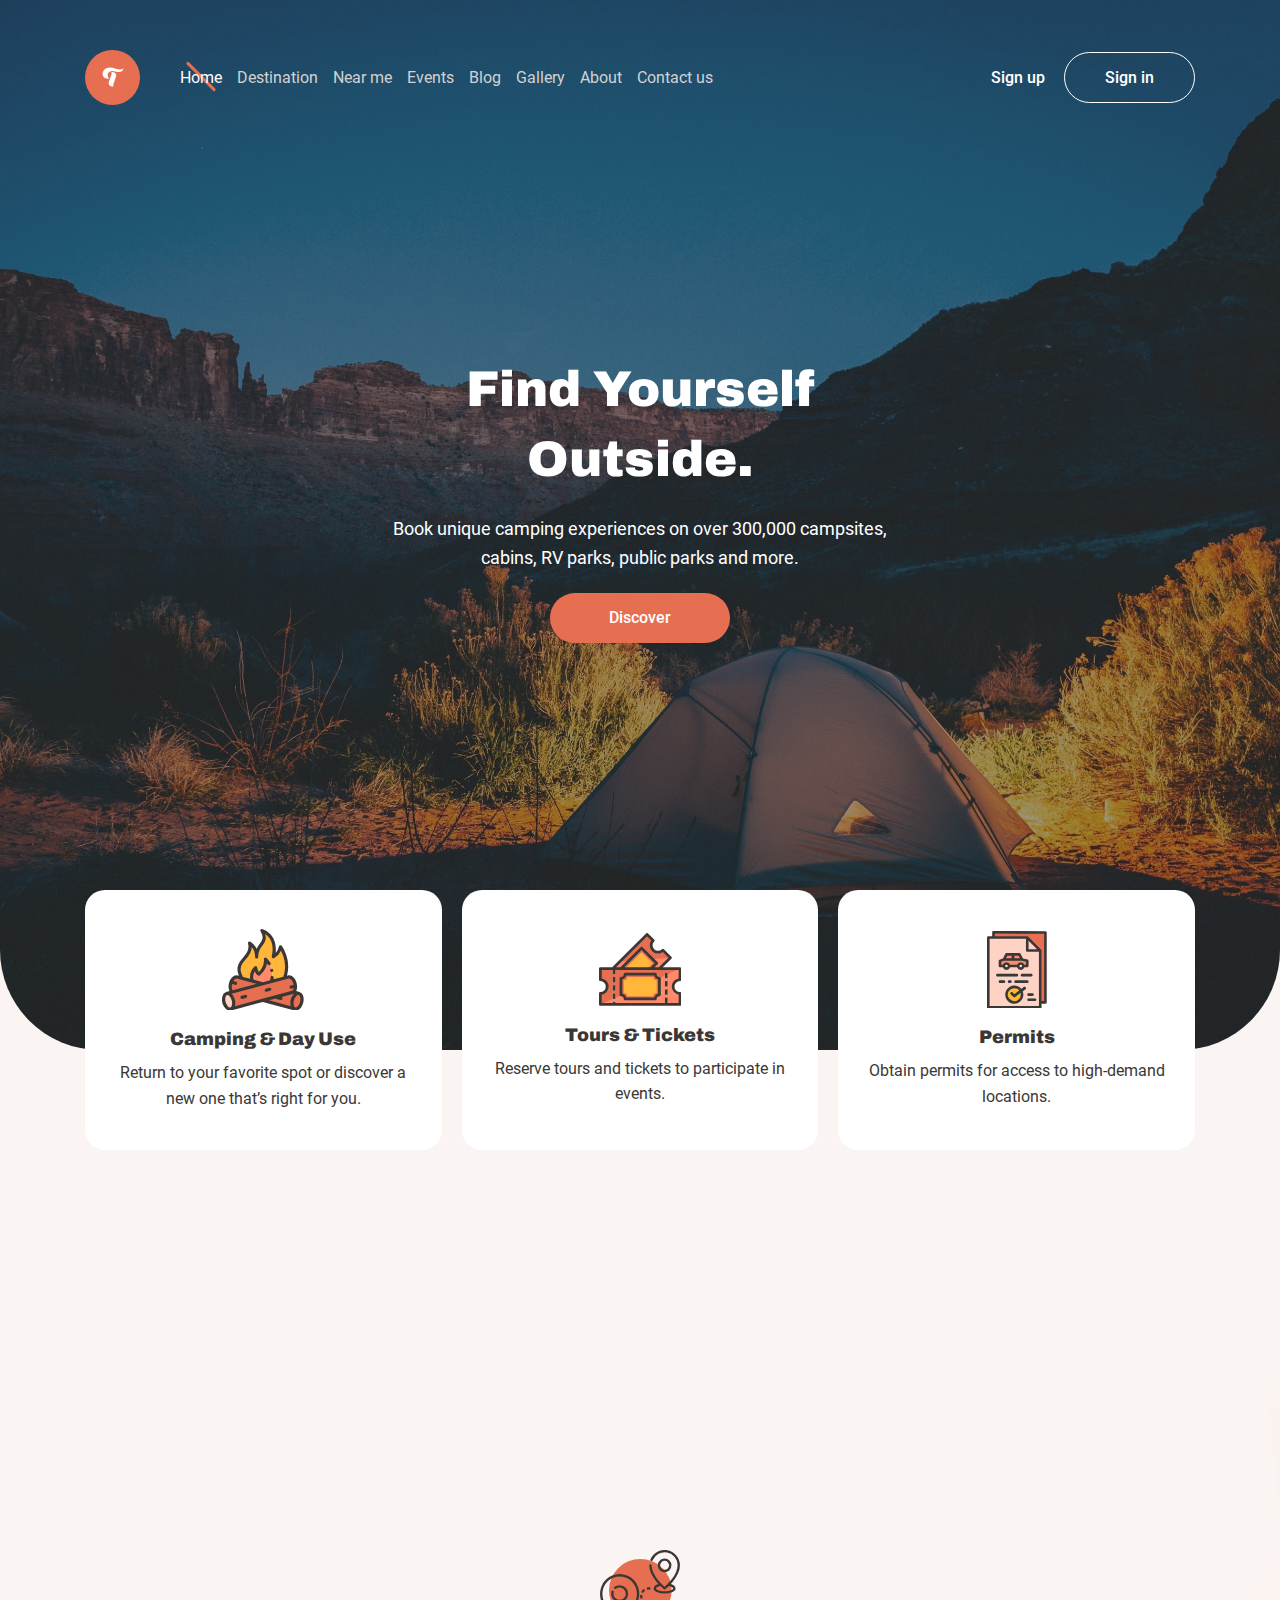
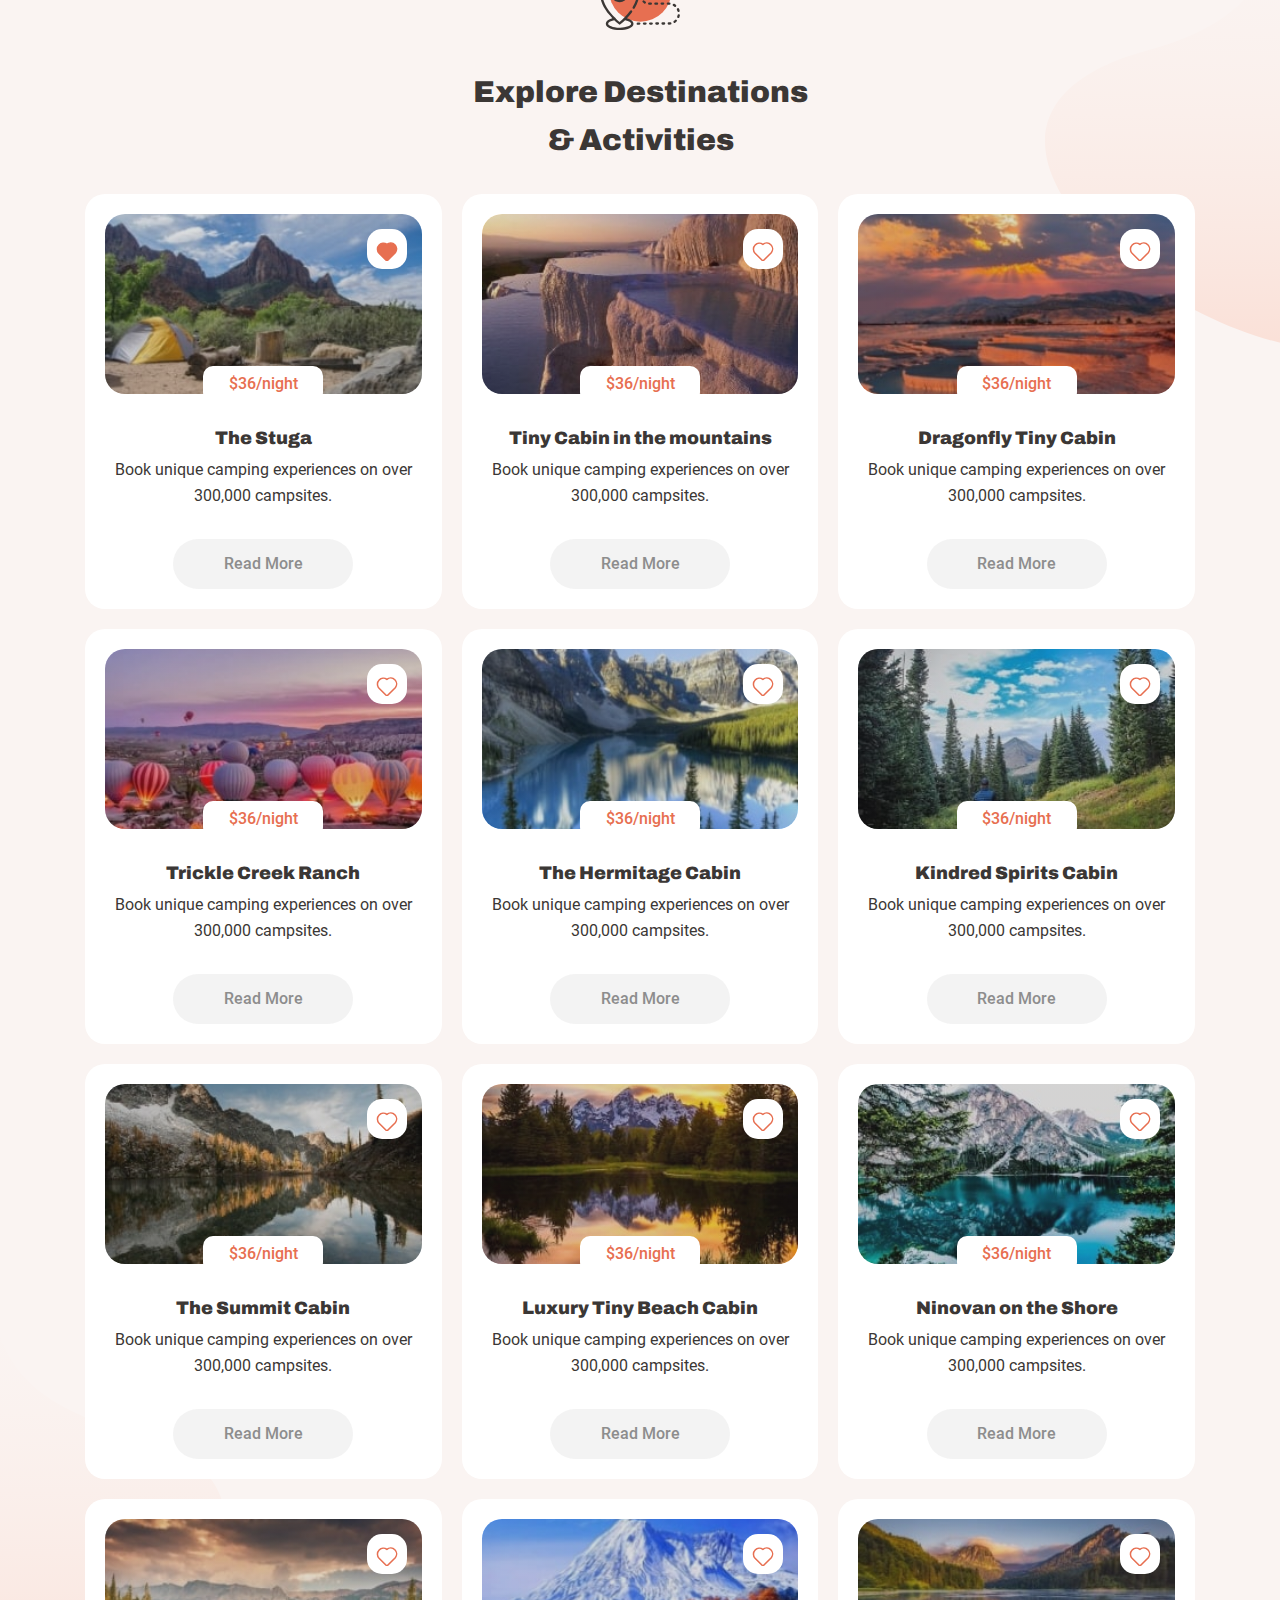
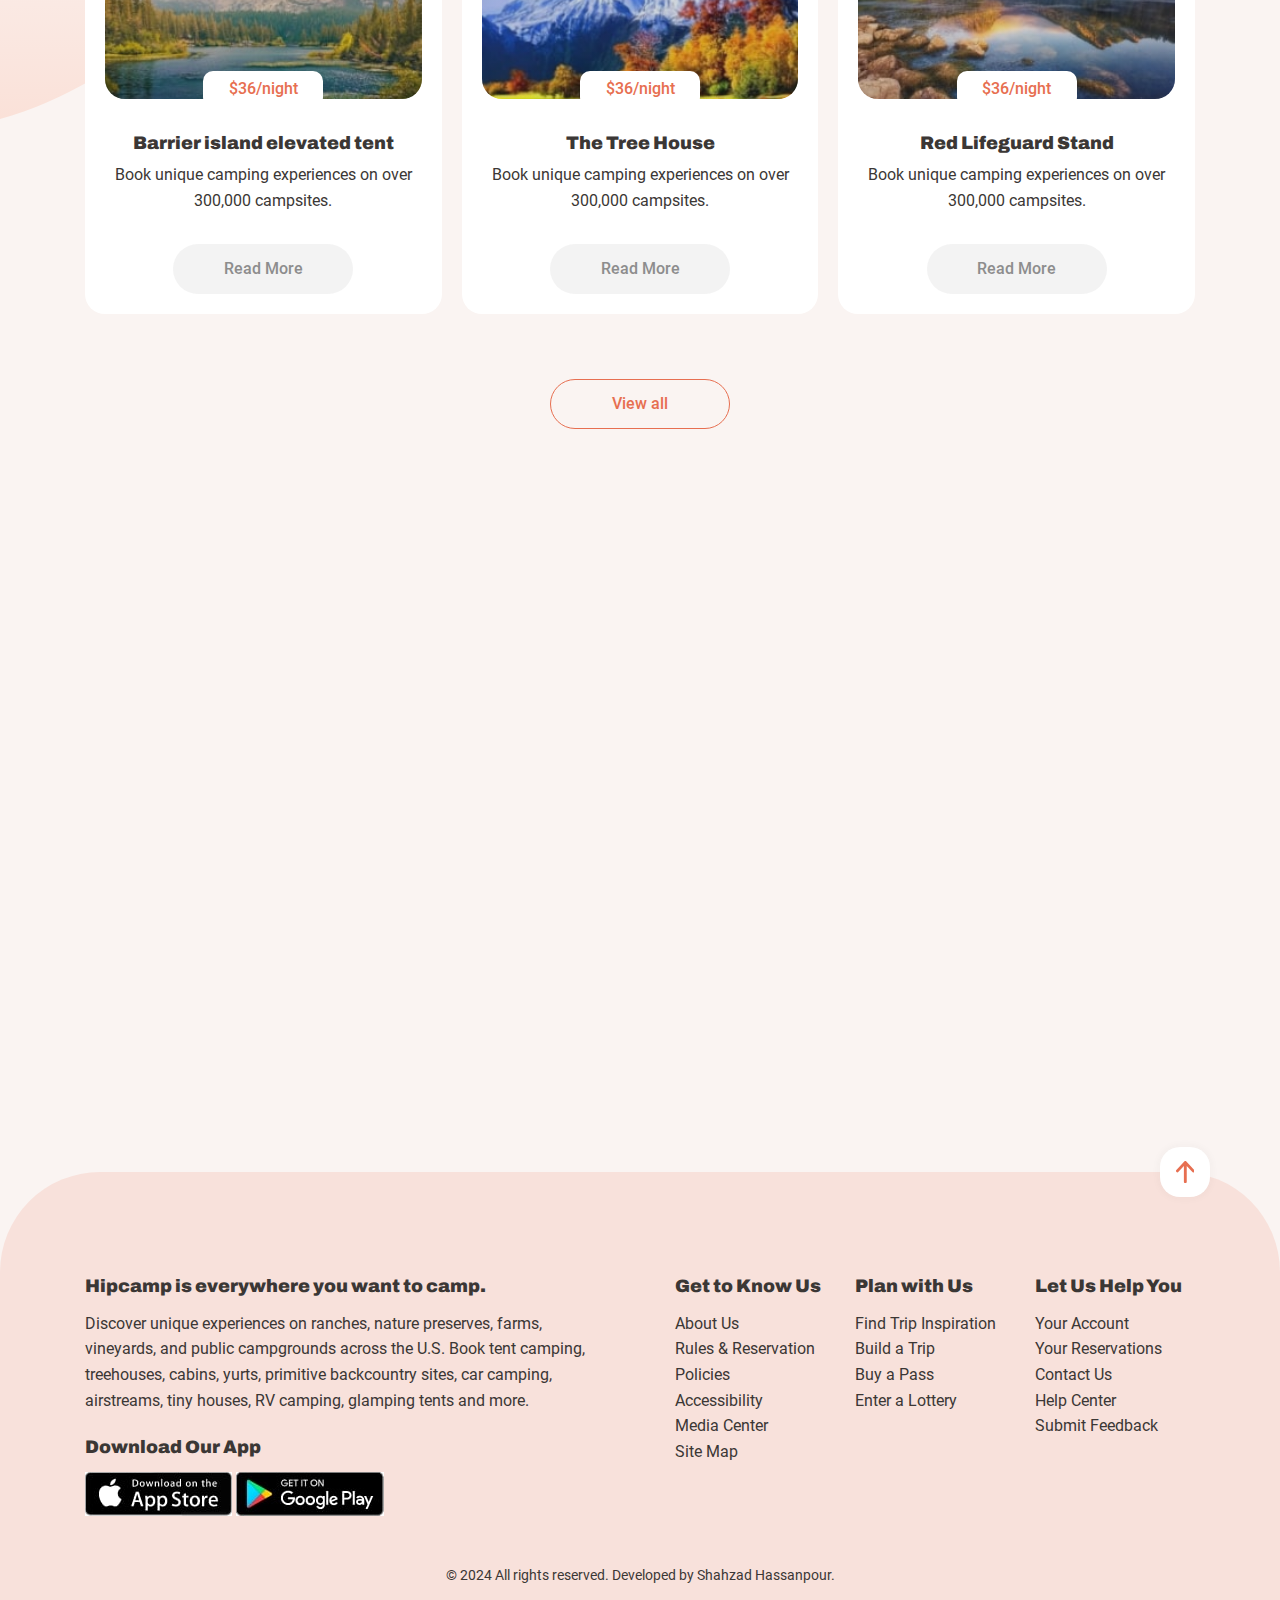
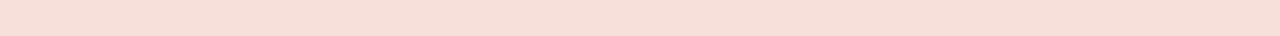
<file: index.html>
<!doctype html>
<html lang="en">
<head>
    <meta charset="UTF-8">
    <meta name="viewport" content="width=device-width, user-scalable=no, initial-scale=1.0, maximum-scale=1.0, minimum-scale=1.0">
    <meta name="keywords" content="HTML, CSS, JS, login, signup">
    <meta name="author" content="Shahzad Hassanpour">
    <title>Camping Web</title>
    <link rel="icon" type="image/png" href="images/app-icon.png">
    <link rel="stylesheet" href="styles/app.css">
    <link rel="stylesheet" href="https://cdnjs.cloudflare.com/ajax/libs/animate.css/4.1.1/animate.min.css"/>
</head>
<body>

<header class="header">
    <div class="container">
        <nav class="nav">
            <div class="nav__wrapper">
                <a href="#" class="app-logo">
                    <svg class="app-logo__img" xmlns="http://www.w3.org/2000/svg" width="50" height="50" viewBox="0 0 50 50"><g transform="translate(0 -0.266)"><circle cx="25" cy="25" r="25" transform="translate(0 0.266)" fill="#e76f51"/><path d="M18.962-15.292a4.18,4.18,0,0,1-.3,1.237A3.231,3.231,0,0,1,17.951-13a3.642,3.642,0,0,1-1.139.756,5.089,5.089,0,0,1-1.6.373,7.131,7.131,0,0,1-1.757-.059q-.854-.137-1.7-.314t-1.678-.324A6.871,6.871,0,0,0,8.4-12.661a5.757,5.757,0,0,0-1.394.294,3.813,3.813,0,0,0-1.217.677,3.266,3.266,0,0,0-.854,1.119,3.674,3.674,0,0,0-.324,1.6,3.04,3.04,0,0,0,.236,1.227,4.13,4.13,0,0,0,.54.923,3.008,3.008,0,0,0,.579.579q.275.2.353.177a6.332,6.332,0,0,1-2.748.2A4.347,4.347,0,0,1,1.53-6.762,4.028,4.028,0,0,1,.313-8.46a4.731,4.731,0,0,1-.275-2.2,5.461,5.461,0,0,1,.638-2.12,5.239,5.239,0,0,1,1.355-1.6,6.385,6.385,0,0,1,1.953-1.031,8.462,8.462,0,0,1,2.434-.412,10.11,10.11,0,0,1,2.365.2q1.148.236,2.248.55t2.13.6a10.79,10.79,0,0,0,2.022.363,5.8,5.8,0,0,0,1.934-.167A4.707,4.707,0,0,0,18.962-15.292ZM7.93-9.343q.039-.118.147-.471a3.866,3.866,0,0,0,.147-.756,2.423,2.423,0,0,0-.049-.785.807.807,0,0,0-.422-.559q.393.02.471.02h.51a4.481,4.481,0,0,1,2.13.53,3.007,3.007,0,0,1,1.129,1.129,2.883,2.883,0,0,1,.353,1.384,3.964,3.964,0,0,1-.2,1.3L9.971-1.118Q9.932-1,9.824-.647a3.866,3.866,0,0,0-.147.756,2.423,2.423,0,0,0,.049.785.807.807,0,0,0,.422.559q-.393-.02-.471-.02h-.51A4.481,4.481,0,0,1,7.037.9,3.007,3.007,0,0,1,5.908-.225a2.883,2.883,0,0,1-.353-1.384,3.964,3.964,0,0,1,.2-1.3Z" transform="translate(15.989 32.095)" fill="#fff"/></g></svg>
                </a>
                <ul class="menu">
                    <li class="menu__item">
                        <a href="#" class="menu__link menu__link--active">Home</a>
                    </li>
                    <li class="menu__item">
                        <a href="#" class="menu__link">Destination</a>
                    </li>
                    <li class="menu__item">
                        <a href="#" class="menu__link">Near me</a>
                    </li>
                    <li class="menu__item">
                        <a href="#" class="menu__link">Events</a>
                    </li>
                    <li class="menu__item">
                        <a href="#" class="menu__link">Blog</a>
                    </li>
                    <li class="menu__item">
                        <a href="#" class="menu__link">Gallery</a>
                    </li>
                    <li class="menu__item">
                        <a href="#" class="menu__link">About</a>
                    </li>
                    <li class="menu__item">
                        <a href="#" class="menu__link">Contact us</a>
                    </li>
                </ul>
            </div>
            <div class="nav-menu">
                <h2 class="nav-menu__title">Camping Website</h2>
                <ul class="mobile-menu">
                    <li class="mobile-menu__item">
                        <a href="#" class="mobile-menu__link">Home</a>
                    </li>
                    <li class="mobile-menu__item">
                        <a href="#" class="mobile-menu__link">Destination</a>
                    </li>
                    <li class="mobile-menu__item">
                        <a href="#" class="mobile-menu__link">Near me</a>
                    </li>
                    <li class="mobile-menu__item">
                        <a href="#" class="mobile-menu__link">Events</a>
                    </li>
                    <li class="mobile-menu__item">
                        <a href="#" class="mobile-menu__link">Blog</a>
                    </li>
                    <li class="mobile-menu__item">
                        <a href="#" class="mobile-menu__link">Gallery</a>
                    </li>
                    <li class="mobile-menu__item">
                        <a href="#" class="mobile-menu__link">About</a>
                    </li>
                    <li class="mobile-menu__item">
                        <a href="#" class="mobile-menu__link">Contact us</a>
                    </li>
                </ul>
                <div class="nav-menu__links">
                    <a href="signup.html" class="nav-menu__link">Sign up</a>
                    <a href="signin.html" class="nav-menu__link nav-menu__link--border">Sign in</a>
                </div>
            </div>
            <div class="nav__links">
                <a href="signup.html" class="nav__link">Sign up</a>
                <a href="signin.html" class="nav__link nav__link--border">Sign in</a>
            </div>
            <div class="nav__btn">
                <span class="nav__btn-line"></span>
            </div>
        </nav>
        <div class="header-content">
            <h1 class="header-content__title">Find Yourself Outside.</h1>
            <p class="header-content__caption">Book unique camping experiences on over 300,000 campsites, cabins, RV
                parks, public parks and more.</p>
            <a href="#" class="btn header-content__link">Discover</a>
        </div>
    </div>
</header>

<main class="main">
    <div class="container">
        <section class="services">
            <div class="service wow animate__animated animate__fadeInLeft">
                <svg class="service__img" xmlns="http://www.w3.org/2000/svg" width="81.718" height="81.654"
                     viewBox="0 0 81.718 81.654">
                    <g transform="translate(0 1.595)">
                        <ellipse cx="4.784" cy="7.974" rx="4.784" ry="7.974"
                                 transform="translate(0 64.202) rotate(-15.009)" fill="#ffd2c6"/>
                        <path d="M28.8,317.021c2.552-.684,5.545,2.21,6.685,6.464s-.005,8.257-2.558,8.941l32.106-8.6L94.7,315.873a2.971,2.971,0,0,0,.855-.383c1.939-1.263,2.706-4.813,1.7-8.557-1.14-4.254-4.133-7.148-6.685-6.464l-3.788,1.015-13.1,3.511-8.648,2.317L34.517,315.49Z"
                              transform="translate(-24.195 -254.061)" fill="#e76f51" fill-rule="evenodd"/>
                        <path d="M286.522,395.186Zm-.855.383L256,403.518l32.106,8.6c-2.552-.684-3.7-4.687-2.558-8.941s4.133-7.148,6.685-6.464l-5.712-1.531A2.969,2.969,0,0,1,285.668,395.569Z"
                              transform="translate(-215.158 -333.757)" fill="#e76f51" fill-rule="evenodd"/>
                        <ellipse cx="7.974" cy="4.784" rx="7.974" ry="4.784"
                                 transform="translate(68.344 77.133) rotate(-74.991)" fill="#e76f51"/>
                        <path d="M53.322,315.491l30.521-8.178-10.568-2.832-10.228-2.74L58.3,300.47c-2.552-.684-5.545,2.21-6.685,6.464C50.615,310.678,51.383,314.228,53.322,315.491Z"
                              transform="translate(-43 -254.062)" fill="#e76f51" fill-rule="evenodd"/>
                        <path d="M186.27,210.689l10.568,2.832,8.648-2.317c2.776-11.318-2.276-18.89-6.024-22.422,1.116,9.33-6.7,14.991-6.7,14.991-2.791-2.073-3.11-6.379-3.11-6.379-3.649,3.649-4.961,7.633-3.383,13.3Z"
                              transform="translate(-155.995 -160.269)" fill="#ff8a6c" fill-rule="evenodd"/>
                        <path d="M120.047,60.42c-1.578-5.663-.266-9.646,3.383-13.3,0,0,.319,4.306,3.11,6.379,0,0,7.814-5.662,6.7-14.991,3.748,3.532,8.8,11.1,6.024,22.422l13.1-3.511c6.324-16.937-4.075-31.235-4.075-31.235a14.4,14.4,0,0,1-7.177,9.967C145.978,14.387,129.711,10,129.711,10c7.254,13.2-5.263,12.039-5.263,26.314,0-5.84-1.754-10.207-7.1-13.795,3.943,15.923-18.359,16.993-7.533,35.16Z"
                              transform="translate(-89.772 -10.001)" fill="#ffb63b" fill-rule="evenodd"/>
                    </g>
                    <g transform="translate(0.016)">
                        <path d="M81.256,67.249a5.7,5.7,0,0,0-3.784-4.233l-3.332-.893a7.94,7.94,0,0,0,.549-1.407,12.724,12.724,0,0,0-.1-6.66c-1.389-5.183-5.183-8.518-8.638-7.592l-.962.258a35.492,35.492,0,0,0-.566-20.169,36.758,36.758,0,0,0-4.633-9.706,1.595,1.595,0,0,0-2.859.656,12.516,12.516,0,0,1-3.351,6.539c1.126-9.475-1.95-15.288-4.952-18.6A18.966,18.966,0,0,0,40.338.056a1.595,1.595,0,0,0-1.813,2.308C42.093,8.856,40.516,11,37.9,14.539a26.973,26.973,0,0,0-3.226,5.224,16.847,16.847,0,0,0-6.225-6.972A1.595,1.595,0,0,0,26.015,14.5c1.575,6.36-1.55,10.046-4.859,13.948-3.791,4.472-8.034,9.479-4.192,18.355L15.7,46.463c-3.455-.926-7.25,2.409-8.638,7.592a11.7,11.7,0,0,0,.451,8.067l-3.333.893A5.7,5.7,0,0,0,.4,67.249,13.622,13.622,0,0,0,3.74,79.727a6.2,6.2,0,0,0,4.229,1.927A4.487,4.487,0,0,0,9.133,81.5h0l31.692-8.492L72.519,81.5a4.513,4.513,0,0,0,1.172.154c3.1,0,6.233-3.145,7.466-7.746a12.727,12.727,0,0,0,.1-6.661Zm-14.478-17.7c1.457-.39,3.787,1.81,4.732,5.336.074.277.137.555.189.833l-2.944.789a1.595,1.595,0,1,0,.825,3.081l2.224-.6a6.692,6.692,0,0,1-.181.85,2.681,2.681,0,0,1-1.543,2.03L12.935,77.18a12.656,12.656,0,0,0-.117-6.573,12.771,12.771,0,0,0-3.18-5.752ZM23.589,30.51c2.847-3.358,6-7.08,6.043-12.6,2.4,2.566,3.432,5.675,3.432,10.005a1.595,1.595,0,0,0,3.19,0c0-5.763,2.143-8.669,4.215-11.478,2.272-3.081,4.441-6.023,2.665-11.523a16.291,16.291,0,0,1,3.233,2.785c4.139,4.657,5.283,11.288,3.4,19.709a1.595,1.595,0,0,0,2.254,1.782,16.01,16.01,0,0,0,6.942-7.5,37.34,37.34,0,0,1,2.454,5.94,31.419,31.419,0,0,1-.065,20.07l-9.817,2.63c.09-.58.163-1.157.216-1.728a1.595,1.595,0,0,0-3.176-.293,25.921,25.921,0,0,1-.449,2.934l-7.3,1.956-9.252-2.479a10.392,10.392,0,0,1,1.26-8.525A9.123,9.123,0,0,0,35.8,46.379a1.6,1.6,0,0,0,1.887.011c.3-.215,6.21-4.59,7.3-12.067.247.353.494.728.736,1.127A1.595,1.595,0,0,0,48.447,33.8a23.5,23.5,0,0,0-3.9-4.849,1.595,1.595,0,0,0-2.677,1.35,13.912,13.912,0,0,1-2.592,9.8,18.188,18.188,0,0,1-2.453,2.845A9.373,9.373,0,0,1,35.232,38.6a1.595,1.595,0,0,0-2.718-1.01C28.929,41.176,27.52,45.1,28.169,49.8l-7.087-1.9c-4.917-8.637-1.632-12.512,2.508-17.4ZM10.1,55.064l3.04.815a1.595,1.595,0,0,0,.825-3.081l-2.648-.71c1.1-1.824,2.544-2.816,3.56-2.544l19.79,5.3L10.718,61.263C9.836,60.173,9.406,57.809,10.1,55.064Zm-6.52,18.02a9.653,9.653,0,0,1-.113-4.958A2.681,2.681,0,0,1,5.006,66.1a1.34,1.34,0,0,1,.348-.044,3.113,3.113,0,0,1,2,1.031,9.652,9.652,0,0,1,2.381,4.35c.945,3.527.025,6.6-1.43,6.987a2.682,2.682,0,0,1-2.351-.986,9.651,9.651,0,0,1-2.381-4.35Zm49.9-3.466c.025.008.049.017.074.024l4.917,1.317a1.594,1.594,0,0,0,1.107-2.975l11.327-3.035a4.456,4.456,0,0,0,.632-.222l.477.128a13.626,13.626,0,0,0-3.3,12.325L46.988,71.358Zm24.6,3.466c-.945,3.527-3.28,5.726-4.732,5.336s-2.375-3.461-1.43-6.987a9.65,9.65,0,0,1,2.381-4.35,3.112,3.112,0,0,1,2-1.031,1.347,1.347,0,0,1,.348.044,2.681,2.681,0,0,1,1.543,2.03A9.651,9.651,0,0,1,78.077,73.083Z"
                              transform="translate(0.001 -0.001)" fill="#3b3735"/>
                        <path d="M301.967,250.476a1.6,1.6,0,1,0,1.6-1.595h0A1.594,1.594,0,0,0,301.967,250.476Z"
                              transform="translate(-253.809 -209.19)" fill="#3b3735"/>
                        <path d="M116.819,417.224a1.6,1.6,0,0,0,.414-.055l3.513-.941a1.595,1.595,0,1,0-.825-3.081l-3.513.941a1.595,1.595,0,0,0,.412,3.136Z"
                              transform="translate(-96.848 -347.213)" fill="#3b3735"/>
                        <path d="M268.806,372.174a1.6,1.6,0,0,0,.414-.055l3.513-.941a1.595,1.595,0,0,0-.825-3.081l-3.513.941a1.6,1.6,0,0,0,.412,3.136Z"
                              transform="translate(-224.597 -309.347)" fill="#3b3735"/>
                    </g>
                </svg>
                <h3 class="service__title">Camping & Day Use</h3>
                <p class="service__caption">Return to your favorite spot or discover a new one that’s right for you.</p>
            </div>
            <div class="service wow animate__animated animate__fadeInLeft">
                <svg class="service__img" xmlns="http://www.w3.org/2000/svg" width="82.405" height="72.79"
                     viewBox="0 0 82.405 72.79">
                    <g transform="translate(0 -28.001)">
                        <path d="M123.552,51.843a6.868,6.868,0,0,1-9.713-9.713L107.709,36,72,71.708h46.7l12.361-12.361Z"
                              transform="translate(-59.639 -6.625)" fill="#e76f51"/>
                        <path d="M72,184.36h46.7L131.057,172l-50.816,4.12Z" transform="translate(-59.639 -119.277)"
                              fill="#ff8a6c"/>
                        <path d="M128,136.6,148.6,116l15.108,15.108-5.494,5.494Z"
                              transform="translate(-106.025 -72.891)" fill="#e76f51"/>
                        <path d="M152,156.48,168.389,140l11.079,11.079-5.311,5.4Z"
                              transform="translate(-125.905 -92.771)" fill="#ffb63b"/>
                        <path d="M80.791,253.853a6.867,6.867,0,0,1,6.867-6.867V236H8v10.987A6.867,6.867,0,0,1,8,260.72v10.987H87.658V260.72A6.867,6.867,0,0,1,80.791,253.853Z"
                              transform="translate(-6.627 -172.29)" fill="#e76f51"/>
                        <path d="M8,271.708H87.658V260.72a6.867,6.867,0,0,1,0-13.734V236Z"
                              transform="translate(-6.627 -172.29)" fill="#ff8a6c"/>
                        <g transform="translate(13.734 63.709)">
                            <path d="M384,260h2.747v5.494H384Z" transform="translate(-331.81 -255.879)" fill="#fff"/>
                            <path d="M384,308h2.747v5.494H384Z" transform="translate(-331.81 -295.638)" fill="#fff"/>
                            <path d="M384,356h2.747v5.494H384Z" transform="translate(-331.81 -335.398)" fill="#fff"/>
                            <path d="M384,404h2.747v5.494H384Z" transform="translate(-331.81 -375.157)" fill="#fff"/>
                            <path d="M80,236h2.747v5.494H80Z" transform="translate(-80 -235.999)" fill="#fff"/>
                            <path d="M80,284h2.747v5.494H80Z" transform="translate(-80 -275.759)" fill="#fff"/>
                            <path d="M80,332h2.747v5.494H80Z" transform="translate(-80 -315.518)" fill="#fff"/>
                            <path d="M80,380h2.747v5.494H80Z" transform="translate(-80 -355.278)" fill="#fff"/>
                            <path d="M80,428h2.747v2.747H80Z" transform="translate(-80 -395.037)" fill="#fff"/>
                        </g>
                        <path d="M166.456,288.6V272.119a4.12,4.12,0,0,1-4.12-4.12H132.12a4.12,4.12,0,0,1-4.12,4.12V288.6a4.12,4.12,0,0,1,4.12,4.12h30.215A4.12,4.12,0,0,1,166.456,288.6Z"
                              transform="translate(-106.025 -198.796)" fill="#e76f51"/>
                        <path d="M176.962,300.023V287.2a3.379,3.379,0,0,1-3.531-3.2h-25.9A3.379,3.379,0,0,1,144,287.2v12.819a3.379,3.379,0,0,1,3.531,3.2h25.9A3.379,3.379,0,0,1,176.962,300.023Z"
                              transform="translate(-119.279 -212.049)" fill="#ffb63b"/>
                        <g transform="translate(0 28.001)">
                            <path d="M81.031,76.07A1.373,1.373,0,0,0,82.4,74.7V63.709a1.373,1.373,0,0,0-1.373-1.373H63.75l8.643-8.643a1.373,1.373,0,0,0,0-1.942l-7.506-7.5a1.373,1.373,0,0,0-1.942,0,5.494,5.494,0,1,1-7.769-7.771,1.373,1.373,0,0,0,0-1.942L49.045,28.4a1.373,1.373,0,0,0-1.942,0L13.17,62.336H1.373A1.373,1.373,0,0,0,0,63.709V74.7A1.373,1.373,0,0,0,1.373,76.07a5.494,5.494,0,0,1,0,10.987A1.373,1.373,0,0,0,0,88.431V99.418a1.373,1.373,0,0,0,1.373,1.373H81.031A1.373,1.373,0,0,0,82.4,99.418V88.431a1.373,1.373,0,0,0-1.373-1.373,5.494,5.494,0,1,1,0-10.987ZM48.069,31.316l4.269,4.269a8.24,8.24,0,0,0,11.494,11.5l5.647,5.642-9.614,9.614H55.509l3.149-3.149a1.373,1.373,0,0,0,0-1.942L43.551,42.137a1.373,1.373,0,0,0-1.942,0l-20.2,20.2H17.054ZM25.294,62.336,42.576,45.05l13.17,13.166-4.12,4.12ZM79.658,89.69v8.354H68.671V92.551H65.924v5.494H16.481V96.671H13.734v1.373H2.747V89.69a8.24,8.24,0,0,0,0-16.253V65.083H13.734V69.2h2.747v-4.12H79.658v8.354a8.24,8.24,0,0,0,0,16.253Z"
                                  transform="translate(0 -28.001)" fill="#3b3735"/>
                            <path d="M384.024,260h2.747v5.494h-2.747Z" transform="translate(-318.096 -220.17)"
                                  fill="#3b3735"/>
                            <path d="M384.024,308h2.747v5.494h-2.747Z" transform="translate(-318.096 -259.93)"
                                  fill="#3b3735"/>
                            <path d="M384.024,356h2.747v5.494h-2.747Z" transform="translate(-318.096 -299.69)"
                                  fill="#3b3735"/>
                            <path d="M80.024,284h2.747v5.494H80.024Z" transform="translate(-66.286 -240.05)"
                                  fill="#3b3735"/>
                            <path d="M80.024,332h2.747v5.494H80.024Z" transform="translate(-66.286 -279.81)"
                                  fill="#3b3735"/>
                            <path d="M80.024,380h2.747v5.494H80.024Z" transform="translate(-66.286 -319.569)"
                                  fill="#3b3735"/>
                            <path d="M159.829,264.119a2.747,2.747,0,0,1-2.747-2.747A1.373,1.373,0,0,0,155.709,260H125.494a1.373,1.373,0,0,0-1.373,1.373,2.747,2.747,0,0,1-2.747,2.747A1.373,1.373,0,0,0,120,265.493v16.481a1.374,1.374,0,0,0,1.373,1.373,2.747,2.747,0,0,1,2.747,2.747,1.373,1.373,0,0,0,1.373,1.373h30.215a1.373,1.373,0,0,0,1.373-1.373,2.747,2.747,0,0,1,2.747-2.747,1.373,1.373,0,0,0,1.373-1.373V265.493A1.373,1.373,0,0,0,159.829,264.119Zm-1.373,16.654a5.515,5.515,0,0,0-3.943,3.947H126.7a5.517,5.517,0,0,0-3.95-3.947v-14.08a5.517,5.517,0,0,0,3.95-3.947h27.816a5.516,5.516,0,0,0,3.943,3.947Z"
                                  transform="translate(-99.399 -220.17)" fill="#3b3735"/>
                        </g>
                    </g>
                </svg>
                <h3 class="service__title">Tours & Tickets</h3>
                <p class="service__caption">Reserve tours and tickets to participate in events.</p>
            </div>
            <div class="service wow animate__animated animate__fadeInRight">
                <svg class="service__img" xmlns="http://www.w3.org/2000/svg" width="59.735" height="77.729"
                     viewBox="0 0 59.735 77.729">
                    <g transform="translate(-88 -16)">
                        <path d="M179.943,94.123H128V24l51.943.186Z" transform="translate(-33.507 -6.701)"
                              fill="#e76f51"/>
                        <path d="M176.047,114.228H128V48h35.062l12.986,12.986Z" transform="translate(-33.507 -26.806)"
                              fill="#ff8a6c"/>
                        <path d="M147.943,125.938H96V56h38.957l12.986,12.986Z" transform="translate(-6.701 -33.507)"
                              fill="#ffd2c6"/>
                        <path d="M195.27,171.687H168v-5.194l3.9-1.3,2.6-5.194h12.986l2.6,5.194,5.194,1.3Z"
                              transform="translate(-67.014 -120.626)" fill="#ff8a6c"/>
                        <path d="M210.18,165.194H192L194.6,160h12.986Z" transform="translate(-87.118 -120.626)"
                              fill="#ff8a6c"/>
                        <ellipse cx="3.5" cy="3" rx="3.5" ry="3" transform="translate(103.867 48.436)" fill="#eaeae8"/>
                        <ellipse cx="2.5" cy="3" rx="2.5" ry="3" transform="translate(118.867 48.436)" fill="#eaeae8"/>
                        <path d="M194.6,221.194a2.6,2.6,0,1,1,2.6-2.6A2.6,2.6,0,0,1,194.6,221.194Zm0-3.9a1.3,1.3,0,1,0,1.3,1.3A1.3,1.3,0,0,0,194.6,217.3Z"
                              transform="translate(-87.118 -167.535)" fill="#cbcbcb"/>
                        <path d="M282.6,221.194a2.6,2.6,0,1,1,2.6-2.6A2.6,2.6,0,0,1,282.6,221.194Zm0-3.9a1.3,1.3,0,1,0,1.3,1.3A1.3,1.3,0,0,0,282.6,217.3Z"
                              transform="translate(-160.834 -167.535)" fill="#cbcbcb"/>
                        <path d="M240,160h2.6v6.493H240Z" transform="translate(-127.327 -120.626)" fill="#0bafea"/>
                        <path d="M348.986,68.986H336V56Z" transform="translate(-207.744 -33.507)" fill="#ffd2c6"/>
                        <g transform="translate(97.09 58.853)">
                            <path d="M164.777,282.6H145.3a1.3,1.3,0,1,1,0-2.6h19.479a1.3,1.3,0,1,1,0,2.6Z"
                                  transform="translate(-144 -280)" fill="#cbcbcb"/>
                            <path d="M165.194,322.6h-3.9a1.3,1.3,0,0,1,0-2.6h3.9a1.3,1.3,0,0,1,0,2.6Z"
                                  transform="translate(-157.403 -313.507)" fill="#cbcbcb"/>
                            <path d="M218.6,322.6h-1.3a1.3,1.3,0,1,1,0-2.6h1.3a1.3,1.3,0,1,1,0,2.6Z"
                                  transform="translate(-204.313 -313.507)" fill="#cbcbcb"/>
                            <path d="M268.986,322.6H257.3a1.3,1.3,0,1,1,0-2.6h11.687a1.3,1.3,0,0,1,0,2.6Z"
                                  transform="translate(-237.82 -313.507)" fill="#cbcbcb"/>
                        </g>
                        <circle cx="7.5" cy="7.5" r="7.5" transform="translate(106.867 72.436)" fill="#ffb63b"/>
                        <path d="M235.894,370.388a1.3,1.3,0,0,1-.919-.38l-2.6-2.6a1.3,1.3,0,0,1,1.837-1.837l1.8,1.8,9.488-7.116a1.3,1.3,0,1,1,1.558,2.078l-10.389,7.791A1.3,1.3,0,0,1,235.894,370.388Z"
                              transform="translate(-120.624 -288.161)" fill="#02a437"/>
                        <path d="M306.389,282.6H297.3a1.3,1.3,0,1,1,0-2.6h9.09a1.3,1.3,0,1,1,0,2.6Z"
                              transform="translate(-174.237 -221.147)" fill="#cbcbcb"/>
                        <path d="M341.194,402.6h-3.9a1.3,1.3,0,0,1,0-2.6h3.9a1.3,1.3,0,0,1,0,2.6Z"
                              transform="translate(-207.744 -321.668)" fill="#cbcbcb"/>
                        <path d="M343.791,434.6H337.3a1.3,1.3,0,1,1,0-2.6h6.493a1.3,1.3,0,0,1,0,2.6Z"
                              transform="translate(-207.744 -348.474)" fill="#cbcbcb"/>
                        <g transform="translate(88 16)">
                            <path d="M146.441,16.186,94.5,16h0a1.3,1.3,0,0,0-1.3,1.3v3.9H89.3a1.3,1.3,0,0,0-1.3,1.3V92.431a1.3,1.3,0,0,0,1.3,1.3h51.943a1.3,1.3,0,0,0,1.3-1.3V88.72h3.9a1.3,1.3,0,0,0,1.3-1.3V17.484A1.3,1.3,0,0,0,146.441,16.186Zm-6.5,74.946H90.6V23.791h36.36V35.479a1.3,1.3,0,0,0,1.3,1.3h11.687Zm-10.389-65.5,8.552,8.552h-8.552Zm15.583,60.5h-2.6V35.479a1.3,1.3,0,0,0-.38-.918L129.174,21.575a1.3,1.3,0,0,0-.918-.38H95.791V18.6l49.346.176Z"
                                  transform="translate(-88 -16)" fill="#3b3735"/>
                            <path d="M161.3,166.284h2.821a3.9,3.9,0,0,0,7.345,0h6.94a3.9,3.9,0,0,0,7.345,0h2.821a1.3,1.3,0,0,0,1.3-1.3v-5.194a1.3,1.3,0,0,0-.984-1.26l-4.615-1.154-2.33-4.66a1.3,1.3,0,0,0-1.161-.718H167.791a1.3,1.3,0,0,0-1.161.718l-2.357,4.713-3.386,1.128a1.3,1.3,0,0,0-.888,1.232v5.194A1.3,1.3,0,0,0,161.3,166.284Zm6.493,0a1.3,1.3,0,1,1,1.3-1.3A1.3,1.3,0,0,1,167.791,166.284Zm14.284,0a1.3,1.3,0,1,1,1.3-1.3A1.3,1.3,0,0,1,182.076,166.284Zm-.8-9.09h-5.69v-2.6h4.392Zm-12.679-2.6h4.392v2.6H167.3Zm-6,6.13,2.808-.936h17.81l4.055,1.014v2.882h-1.522a3.9,3.9,0,0,0-7.345,0h-6.94a3.9,3.9,0,0,0-7.345,0H162.6Z"
                                  transform="translate(-148.313 -129.924)" fill="#3b3735"/>
                            <path d="M166.076,281.3a1.3,1.3,0,0,0-1.3-1.3H145.3a1.3,1.3,0,1,0,0,2.6h19.479A1.3,1.3,0,0,0,166.076,281.3Z"
                                  transform="translate(-134.91 -237.147)" fill="#3b3735"/>
                            <path d="M165.194,320h-3.9a1.3,1.3,0,0,0,0,2.6h3.9a1.3,1.3,0,0,0,0-2.6Z"
                                  transform="translate(-148.313 -270.654)" fill="#3b3735"/>
                            <path d="M217.3,320a1.3,1.3,0,1,0,0,2.6h1.3a1.3,1.3,0,1,0,0-2.6Z"
                                  transform="translate(-195.223 -270.654)" fill="#3b3735"/>
                            <path d="M270.284,321.3a1.3,1.3,0,0,0-1.3-1.3H257.3a1.3,1.3,0,1,0,0,2.6h11.687A1.3,1.3,0,0,0,270.284,321.3Z"
                                  transform="translate(-228.73 -270.654)" fill="#3b3735"/>
                            <path d="M218.946,353.691l-2.5,1.876a9.066,9.066,0,1,0,1.32,2.256l2.74-2.054a1.3,1.3,0,0,0-1.558-2.078Zm-3.117,7.532a6.5,6.5,0,1,1-1.461-4.1l-4.91,3.682-1.8-1.8a1.3,1.3,0,0,0-1.837,1.837l2.6,2.6a1.3,1.3,0,0,0,1.7.121l5.468-4.1a6.475,6.475,0,0,1,.245,1.764Z"
                                  transform="translate(-182.067 -297.592)" fill="#3b3735"/>
                            <path d="M296,281.3a1.3,1.3,0,0,0,1.3,1.3h9.09a1.3,1.3,0,1,0,0-2.6H297.3A1.3,1.3,0,0,0,296,281.3Z"
                                  transform="translate(-262.237 -237.147)" fill="#3b3735"/>
                            <path d="M337.3,400a1.3,1.3,0,0,0,0,2.6h3.9a1.3,1.3,0,0,0,0-2.6Z"
                                  transform="translate(-295.744 -337.668)" fill="#3b3735"/>
                            <path d="M343.791,432H337.3a1.3,1.3,0,1,0,0,2.6h6.493a1.3,1.3,0,0,0,0-2.6Z"
                                  transform="translate(-295.744 -364.474)" fill="#3b3735"/>
                        </g>
                    </g>
                </svg>
                <h3 class="service__title">Permits</h3>
                <p class="service__caption">Obtain permits for access to high-demand locations.</p>
            </div>
            <div class="service wow animate__animated animate__fadeInRight">
                <svg class="service__img" xmlns="http://www.w3.org/2000/svg" width="84.509" height="84.507"
                     viewBox="0 0 84.509 84.507">
                    <g transform="translate(-1 -1)">
                        <path d="M64.444,13.662s.886,5.643-3.966,17.079c-.75,1.731-1.622,3.612-2.658,5.629a40.054,40.054,0,0,1-9.078,11.408,47.979,47.979,0,0,1-7.183,5.3v.014c-7.265,4.389-14.625,6.215-18.21,4.457L22,56.9s.94-11.64,5.207-19.941a19.382,19.382,0,0,1,7.02-7.728c4.539-2.917,9.909-4.048,14.748-5.7,4.73-1.608,8.941-3.707,11.354-8.423l1.418-2.767,1.349.668Z"
                              transform="translate(7.623 4.117)" fill="#ffd2c6"/>
                        <g transform="translate(41.809 5.089)">
                            <path d="M56.185,11.047a7.839,7.839,0,0,1-.886,3.6l-.709,1.39-1.349-.668-5.384-2.631a4.466,4.466,0,0,1-1.895-6.12A4.787,4.787,0,0,1,50.188,4a4.424,4.424,0,0,1,1.935.45,7.249,7.249,0,0,1,4.062,6.6Z"
                                  transform="translate(-25.68 -4)" fill="#e76f51"/>
                            <path d="M65.576,13.312a4.627,4.627,0,0,1-.532,2.167,4.682,4.682,0,0,1-6.161,2.167L53.5,15.016l-1.349-.654.709-1.39A7.992,7.992,0,0,1,59.906,8.61a7.372,7.372,0,0,1,3.23.75,4.373,4.373,0,0,1,2.44,3.953Z"
                                  transform="translate(-23.24 -2.326)" fill="#e76f51"/>
                            <path d="M53.533,25.935c2.971,1.458,3.162,6.965.409,12.308s-7.388,8.492-10.359,7.047a4.009,4.009,0,0,1-1.963-2.413A40.054,40.054,0,0,0,50.7,31.469c1.036-2.017,1.908-3.9,2.658-5.629l.014.014Z"
                                  transform="translate(-27.063 3.928)" fill="#e76f51"/>
                            <path d="M43.7,14.341c2.276,1.063,2.917,4.389,1.922,8.246l.109.341c-4.839,1.649-10.209,2.781-14.748,5.7l-.041-.4a16.8,16.8,0,0,1,2.045-6.72c2.876-5.384,7.674-8.6,10.713-7.169Z"
                                  transform="translate(-30.94 -0.37)" fill="#e76f51"/>
                        </g>
                        <path d="M39.4,29.754c2.222,1.09,2.44,5.07.477,8.887a11.822,11.822,0,0,1-3.012,3.8,18.491,18.491,0,0,0-5.3-7.279c.082-.164.164-.313.245-.477,1.963-3.816,5.357-6.025,7.592-4.934Z"
                              transform="translate(11.094 10.337)" fill="#fc6e51"/>
                        <path d="M23.495,20.11a10.668,10.668,0,0,1,.313,2.576A10.9,10.9,0,0,1,2,22.686a10.668,10.668,0,0,1,.313-2.576A23.07,23.07,0,0,0,12.9,22.686,23.07,23.07,0,0,0,23.495,20.11Z"
                              transform="translate(0.363 6.937)" fill="#ffb63b"/>
                        <path d="M12.821,14a10.88,10.88,0,0,1,10.591,8.328,23.058,23.058,0,0,1-21.181,0A10.88,10.88,0,0,1,12.821,14Z"
                              transform="translate(0.447 4.719)" fill="#e76f51"/>
                        <path d="M77.966,13.493a5.65,5.65,0,0,0-2.9-3.327,8.974,8.974,0,0,0-8.669.526A8.921,8.921,0,0,0,65.981,8.6a8.525,8.525,0,0,0-4.368-5.012,6.068,6.068,0,0,0-7.98,2.774A5.968,5.968,0,0,0,53.253,11a5.647,5.647,0,0,0,2.9,3.324l4.133,2.021L59.5,17.875c-1.87,3.638-4.9,5.56-8.553,7.006.455-3.707-.642-6.664-3.038-7.786-3.747-1.754-9.237,1.655-12.5,7.762a18.206,18.206,0,0,0-2.178,7.056,20.832,20.832,0,0,0-6.86,7.81c-4.338,8.437-5.309,19.967-5.348,20.455l-.075.925,2.181,1.067a9.332,9.332,0,0,0,4.1.823c5.922,0,14.362-3.781,21.489-9.722a4.7,4.7,0,0,0,3.938,2.015c3.4,0,7.443-3.151,10-8.13,2.005-3.9,2.624-7.972,1.653-10.9a5.694,5.694,0,0,0-1.772-2.678c2.823-6.927,3.551-11.706,3.682-14.329l3.382,1.653a5.744,5.744,0,0,0,2.527.582,6.169,6.169,0,0,0,5.452-3.354A5.965,5.965,0,0,0,77.966,13.493ZM55.838,10.141A3.265,3.265,0,0,1,56.057,7.6a3.331,3.331,0,0,1,4.358-1.57,5.817,5.817,0,0,1,2.98,3.423,6.338,6.338,0,0,1-.418,4.93l-.1.195-.144-.071-5.383-2.633a2.957,2.957,0,0,1-1.51-1.736Zm-18.026,16c2.708-5.073,6.885-7.54,8.939-6.577,1.5.7,1.98,3.241,1.243,6.361-.89.289-1.8.57-2.738.857a56.735,56.735,0,0,0-8.963,3.323,17.228,17.228,0,0,1,1.52-3.965Zm-.71,18.38c1.7-3,4.272-4.561,5.545-3.938A1.783,1.783,0,0,1,43.5,41.7c.492,1.484.109,3.808-.979,5.921A11.608,11.608,0,0,1,41.1,49.748,20.2,20.2,0,0,0,37.1,44.522Zm24.624-7.4c.721,2.177.138,5.627-1.491,8.791-2.572,5-6.562,7.408-8.546,6.44a2.262,2.262,0,0,1-.917-.889,41.14,41.14,0,0,0,8.639-11.084c.731-1.42,1.36-2.753,1.945-4.044a3.677,3.677,0,0,1,.371.785Zm-4.739,2.012A41.307,41.307,0,0,1,42.853,54.258c-.157-.611-.353-1.2-.564-1.79a13.658,13.658,0,0,0,2.654-3.6c1.448-2.815,1.874-5.815,1.141-8.025a4.457,4.457,0,0,0-2.238-2.707c-2.726-1.334-6.495.68-8.887,4.625A19.883,19.883,0,0,0,32.22,41.1l-1.2,2.449A17.25,17.25,0,0,1,40.4,55.767c-6.716,3.842-13.235,5.348-16.07,3.957l-.493-.241c.32-2.871,1.555-11.881,4.964-18.511,3.841-7.471,10.662-9.56,17.259-11.582,6.179-1.893,12.567-3.849,15.868-10.269l.811-1.576.784.383c.048,2.114-.356,9.192-6.532,21.2ZM75.161,16.888a3.328,3.328,0,0,1-4.356,1.57l-5.308-2.6-.17-.083.075-.146a6.459,6.459,0,0,1,8.468-3.018,2.942,2.942,0,0,1,1.509,1.736A3.257,3.257,0,0,1,75.161,16.888Z"
                              transform="translate(7.241 0.727)" fill="#3b3735"/>
                        <path d="M27.654,73.011l6.059-4.04V73.24a9.541,9.541,0,1,1-19.082,0V41.81a12.262,12.262,0,0,0,0-24.373V1H11.9V17.437a12.262,12.262,0,0,0,0,24.373V73.24a12.267,12.267,0,0,0,24.534,0V63.879l-10.3,6.864ZM13.267,20.082A9.548,9.548,0,0,1,22.2,26.293a21.252,21.252,0,0,1-17.858,0,9.548,9.548,0,0,1,8.929-6.211ZM3.726,29.623c0-.195.018-.384.029-.577a24.3,24.3,0,0,0,19.025,0c.011.192.029.382.029.577a9.541,9.541,0,0,1-19.082,0Z"
                              transform="translate(0 0)" fill="#3b3735"/>
                        <ellipse cx="1.5" cy="1" rx="1.5" ry="1" transform="translate(36.254 50.253)" fill="#3b3735"/>
                    </g>
                </svg>
                <h3 class="service__title">Recreation Activities</h3>
                <p class="service__caption">Find the best spots for hunting, fishing & recreational shooting.</p>
            </div>
        </section>

        <section class="destinations">
            <svg class="destinations__logo" xmlns="http://www.w3.org/2000/svg" width="89.235" height="89.316" viewBox="0 0 89.235 89.316"><g transform="translate(-915 -2018)"><circle cx="35" cy="35" r="35" transform="translate(925 2028)" fill="#e76f51"/><g transform="translate(914.767 2018)"><g transform="translate(0.233 26.847)"><path d="M22.132,153.9a21.924,21.924,0,0,0-21.9,21.9c0,7.5,3.566,15.558,10.6,23.958,1.045,1.248,2.087,2.4,3.086,3.46-4.542,1.24-7.268,3.467-7.268,6.066,0,4.6,7.976,7.085,15.48,7.085s15.48-2.483,15.48-7.085c0-2.6-2.726-4.825-7.264-6.065a71.3,71.3,0,0,0,5.615-6.678,1.31,1.31,0,1,0-2.109-1.554,70.319,70.319,0,0,1-6.765,7.816,1.309,1.309,0,0,0-.571.567c-1.891,1.858-3.482,3.237-4.385,3.99-.893-.746-2.46-2.106-4.327-3.94a1.31,1.31,0,0,0-.656-.652c-5.932-5.967-14.3-16.276-14.3-26.968a19.28,19.28,0,0,1,38.559,0c0,4.643-1.582,9.656-4.7,14.9a1.31,1.31,0,1,0,2.251,1.339c3.364-5.656,5.07-11.12,5.07-16.241A21.924,21.924,0,0,0,22.132,153.9Zm-.8,56.183a1.31,1.31,0,0,0,1.6,0A66.571,66.571,0,0,0,28.2,205.4c4.417.9,6.793,2.635,6.793,3.884,0,.932-1.278,2.032-3.335,2.871a26.111,26.111,0,0,1-9.526,1.595c-7.851,0-12.861-2.645-12.861-4.465,0-1.25,2.376-2.984,6.8-3.885A66.559,66.559,0,0,0,21.33,210.085Z" transform="translate(-0.233 -153.902)" fill="#3b3735"/></g><g transform="translate(12.611 39.225)"><path d="M80.708,224.854a9.444,9.444,0,0,0-5.7,1.891,1.31,1.31,0,1,0,1.568,2.1,6.884,6.884,0,1,1-2.507,3.624,1.31,1.31,0,1,0-2.518-.723,9.523,9.523,0,1,0,9.153-6.891Z" transform="translate(-71.187 -224.854)" fill="#3b3735"/></g><g transform="translate(55.2 0)"><path d="M339.336,38.05c.666-.715,1.353-1.485,2.041-2.308,5.453-6.513,8.218-12.773,8.218-18.609a17.136,17.136,0,0,0-32.921-6.67,1.31,1.31,0,0,0,2.412,1.021,14.517,14.517,0,0,1,27.889,5.649c0,10.823-11.363,21.192-14.515,23.86-.695-.587-1.788-1.548-3.07-2.8a1.308,1.308,0,0,0-.582-.579c-4.522-4.553-10.861-12.38-10.861-20.476a1.31,1.31,0,0,0-2.619,0c0,5.835,2.765,12.1,8.218,18.609.688.822,1.374,1.592,2.04,2.307-3.376,1.014-5.325,2.741-5.325,4.82,0,1.754,1.422,3.3,4.006,4.351a24.742,24.742,0,0,0,16.391,0c2.583-1.053,4.005-2.6,4.005-4.352C344.661,40.794,342.711,39.066,339.336,38.05ZM332.461,46c-6.2,0-9.582-2.067-9.582-3.129,0-.692,1.538-1.958,4.824-2.656a51.178,51.178,0,0,0,3.957,3.511,1.31,1.31,0,0,0,1.6,0,51.118,51.118,0,0,0,3.957-3.511,12.005,12.005,0,0,1,3.619,1.309c.754.459,1.2.963,1.2,1.347C342.042,43.931,338.66,46,332.461,46Z" transform="translate(-315.327 0)" fill="#3b3735"/></g><g transform="translate(64.713 9.513)"><path d="M377.48,54.532a7.621,7.621,0,1,0,7.621,7.621A7.63,7.63,0,0,0,377.48,54.532Zm0,12.623a5,5,0,1,1,5-5A5.007,5.007,0,0,1,377.48,67.155Z" transform="translate(-369.859 -54.532)" fill="#3b3735"/></g><g transform="translate(52.308 41.56)"><path d="M301.789,238.239h-.6a9.881,9.881,0,0,0-1.3.086,1.31,1.31,0,1,0,.346,2.6,7.283,7.283,0,0,1,.956-.063h.6a1.31,1.31,0,0,0,0-2.62Z" transform="translate(-298.753 -238.239)" fill="#3b3735"/></g><g transform="translate(47.975 80.855)"><path d="M276.951,463.5h-.006l-1.73.008a1.31,1.31,0,0,0,.006,2.619h.006l1.73-.008a1.31,1.31,0,0,0-.006-2.619Z" transform="translate(-273.911 -463.496)" fill="#3b3735"/></g><g transform="translate(53.859 58.525)"><path d="M310.682,335.489h-1.73a1.31,1.31,0,1,0,0,2.619h1.73a1.31,1.31,0,1,0,0-2.619Z" transform="translate(-307.642 -335.489)" fill="#3b3735"/></g><g transform="translate(46.542 43.807)"><path d="M269.114,251.541a1.31,1.31,0,0,0-1.851-.075,9.844,9.844,0,0,0-1.32,1.492,1.31,1.31,0,1,0,2.128,1.528,7.239,7.239,0,0,1,.968-1.095A1.31,1.31,0,0,0,269.114,251.541Z" transform="translate(-265.698 -251.12)" fill="#3b3735"/></g><g transform="translate(54.895 80.823)"><path d="M316.617,463.314h-.006l-1.73.008a1.31,1.31,0,0,0,.006,2.619h.006l1.73-.008a1.31,1.31,0,0,0-.006-2.619Z" transform="translate(-313.578 -463.314)" fill="#3b3735"/></g><g transform="translate(41.055 80.886)"><path d="M237.286,463.675h-.006l-1.73.008a1.31,1.31,0,0,0,.006,2.62h.006l1.73-.008a1.31,1.31,0,0,0-.006-2.619Z" transform="translate(-234.246 -463.675)" fill="#3b3735"/></g><g transform="translate(47.558 56.157)"><path d="M274.891,323.185a7.228,7.228,0,0,1-1.15-.9,1.31,1.31,0,1,0-1.816,1.888,9.845,9.845,0,0,0,1.568,1.228,1.31,1.31,0,1,0,1.4-2.215Z" transform="translate(-271.523 -321.919)" fill="#3b3735"/></g><g transform="translate(44.955 49.954)"><path d="M259.349,289.139a7.238,7.238,0,0,1-.133-1.381v-.073a1.309,1.309,0,0,0-1.294-1.325h-.016a1.31,1.31,0,0,0-1.309,1.295v.1a9.861,9.861,0,0,0,.181,1.882,1.31,1.31,0,0,0,2.571-.5Z" transform="translate(-256.597 -286.361)" fill="#3b3735"/></g><g transform="translate(60.779 58.525)"><path d="M350.349,335.489h-1.73a1.31,1.31,0,1,0,0,2.619h1.73a1.31,1.31,0,1,0,0-2.619Z" transform="translate(-347.309 -335.489)" fill="#3b3735"/></g><g transform="translate(81.29 59.947)"><path d="M468.444,344.888a12.471,12.471,0,0,0-1.6-1.075,1.31,1.31,0,0,0-1.286,2.282,9.878,9.878,0,0,1,1.266.849,1.31,1.31,0,0,0,1.624-2.056Z" transform="translate(-464.888 -343.645)" fill="#3b3735"/></g><g transform="translate(75.653 80.631)"><path d="M436.906,463.342a1.31,1.31,0,0,0-1.477-1.118,9.852,9.852,0,0,1-1.306.092h-.245a1.31,1.31,0,0,0,.006,2.619h.251a12.5,12.5,0,0,0,1.653-.117A1.31,1.31,0,0,0,436.906,463.342Z" transform="translate(-432.575 -462.212)" fill="#3b3735"/></g><g transform="translate(82.167 77.672)"><path d="M473.515,445.657a1.309,1.309,0,0,0-1.852-.045,9.9,9.9,0,0,1-1.182.964,1.31,1.31,0,1,0,1.492,2.153,12.53,12.53,0,0,0,1.5-1.22A1.31,1.31,0,0,0,473.515,445.657Z" transform="translate(-469.918 -445.25)" fill="#3b3735"/></g><g transform="translate(86.31 71.695)"><path d="M495.671,411.01a1.31,1.31,0,0,0-1.529,1.045,9.809,9.809,0,0,1-.4,1.47,1.31,1.31,0,1,0,2.467.88,12.413,12.413,0,0,0,.5-1.865A1.31,1.31,0,0,0,495.671,411.01Z" transform="translate(-493.667 -410.987)" fill="#3b3735"/></g><g transform="translate(85.917 64.94)"><path d="M494.587,374.832a12.367,12.367,0,0,0-.678-1.811,1.31,1.31,0,1,0-2.374,1.108,9.734,9.734,0,0,1,.534,1.426,1.31,1.31,0,1,0,2.518-.723Z" transform="translate(-491.412 -372.265)" fill="#3b3735"/></g><g transform="translate(67.698 58.525)"><path d="M390.015,335.489h-1.73a1.31,1.31,0,0,0,0,2.619h1.73a1.31,1.31,0,0,0,0-2.619Z" transform="translate(-386.975 -335.489)" fill="#3b3735"/></g><g transform="translate(61.814 80.792)"><path d="M356.283,463.134h-.006l-1.73.008a1.31,1.31,0,0,0,.006,2.619h.006l1.73-.008a1.31,1.31,0,0,0-.006-2.619Z" transform="translate(-353.243 -463.134)" fill="#3b3735"/></g><g transform="translate(74.618 58.525)"><path d="M429.737,335.5c-.185-.008-.373-.012-.558-.012h-1.23a1.31,1.31,0,0,0,0,2.619h1.23q.222,0,.442.01h.059a1.31,1.31,0,0,0,.057-2.618Z" transform="translate(-426.64 -335.49)" fill="#3b3735"/></g><g transform="translate(68.733 80.76)"><path d="M395.948,462.955h-.006l-1.73.008a1.31,1.31,0,0,0,.006,2.619h.006l1.73-.008a1.31,1.31,0,0,0-.006-2.619Z" transform="translate(-392.908 -462.955)" fill="#3b3735"/></g></g></g></svg>
            <h2 class="destinations__title">Explore Destinations & Activities</h2>
            <div class="destinations__places">
                <div class="place">
                    <div class="place__banner">
                        <img src="images/image1.jpg" alt="" class="place__img" loading="lazy">
                        <div class="place__img--cover"></div>
                        <div class="place__like">
                            <svg class="place__like-icon place__like-icon--fill" xmlns="http://www.w3.org/2000/svg"
                                 width="24.037"
                                 height="24.037" viewBox="0 0 24.037 24.037" fill="#fff" stroke="#e76f51"
                                 stroke-width="1.5">
                                <path id="Path_955" data-name="Path 955"
                                      d="M15.822,8.979v.029H4V-2.1A5.915,5.915,0,0,1,9.912-7.841a5.913,5.913,0,0,1,5.849,5.049,5.912,5.912,0,0,1,.061,11.772Z"
                                      transform="translate(2.716 20.496) rotate(-45)"/>
                            </svg>
                        </div>
                        <div class="place__price">
                            <p class="place__price-text">$36/night</p>
                        </div>
                    </div>
                    <h3 class="place__title">The Stuga</h3>
                    <p class="place__caption">Book unique camping experiences on over 300,000 campsites.</p>
                    <a href="#" class="btn place__link">Read More</a>
                </div>
                <div class="place">
                    <div class="place__banner">
                        <img src="images/image2.jpg" alt="" class="place__img" loading="lazy">
                        <div class="place__img--cover"></div>
                        <div class="place__like">
                            <svg class="place__like-icon" xmlns="http://www.w3.org/2000/svg" width="24.037"
                                 height="24.037" viewBox="0 0 24.037 24.037" fill="#fff" stroke="#e76f51"
                                 stroke-width="1.5">
                                <path id="Path_955" data-name="Path 955"
                                      d="M15.822,8.979v.029H4V-2.1A5.915,5.915,0,0,1,9.912-7.841a5.913,5.913,0,0,1,5.849,5.049,5.912,5.912,0,0,1,.061,11.772Z"
                                      transform="translate(2.716 20.496) rotate(-45)"/>
                            </svg>
                        </div>
                        <div class="place__price">
                            <p class="place__price-text">$36/night</p>
                        </div>
                    </div>
                    <h3 class="place__title">Tiny Cabin in the mountains</h3>
                    <p class="place__caption">Book unique camping experiences on over 300,000 campsites.</p>
                    <a href="#" class="btn place__link">Read More</a>
                </div>
                <div class="place">
                    <div class="place__banner">
                        <img src="images/image3.jpg" alt="" class="place__img" loading="lazy">
                        <div class="place__img--cover"></div>
                        <div class="place__like">
                            <svg class="place__like-icon" xmlns="http://www.w3.org/2000/svg" width="24.037"
                                 height="24.037" viewBox="0 0 24.037 24.037" fill="#fff" stroke="#e76f51"
                                 stroke-width="1.5">
                                <path id="Path_955" data-name="Path 955"
                                      d="M15.822,8.979v.029H4V-2.1A5.915,5.915,0,0,1,9.912-7.841a5.913,5.913,0,0,1,5.849,5.049,5.912,5.912,0,0,1,.061,11.772Z"
                                      transform="translate(2.716 20.496) rotate(-45)"/>
                            </svg>
                        </div>
                        <div class="place__price">
                            <p class="place__price-text">$36/night</p>
                        </div>
                    </div>
                    <h3 class="place__title">Dragonfly Tiny Cabin</h3>
                    <p class="place__caption">Book unique camping experiences on over 300,000 campsites.</p>
                    <a href="#" class="btn place__link">Read More</a>
                </div>
                <div class="place">
                    <div class="place__banner">
                        <img src="images/image4.jpg" alt="" class="place__img" loading="lazy">
                        <div class="place__img--cover"></div>
                        <div class="place__like">
                            <svg class="place__like-icon" xmlns="http://www.w3.org/2000/svg" width="24.037"
                                 height="24.037" viewBox="0 0 24.037 24.037" fill="#fff" stroke="#e76f51"
                                 stroke-width="1.5">
                                <path id="Path_955" data-name="Path 955"
                                      d="M15.822,8.979v.029H4V-2.1A5.915,5.915,0,0,1,9.912-7.841a5.913,5.913,0,0,1,5.849,5.049,5.912,5.912,0,0,1,.061,11.772Z"
                                      transform="translate(2.716 20.496) rotate(-45)"/>
                            </svg>
                        </div>
                        <div class="place__price">
                            <p class="place__price-text">$36/night</p>
                        </div>
                    </div>
                    <h3 class="place__title">Trickle Creek Ranch</h3>
                    <p class="place__caption">Book unique camping experiences on over 300,000 campsites.</p>
                    <a href="#" class="btn place__link">Read More</a>
                </div>
                <div class="place">
                    <div class="place__banner">
                        <img src="images/image5.jpg" alt="" class="place__img" loading="lazy">
                        <div class="place__img--cover"></div>
                        <div class="place__like">
                            <svg class="place__like-icon" xmlns="http://www.w3.org/2000/svg" width="24.037"
                                 height="24.037" viewBox="0 0 24.037 24.037" fill="#fff" stroke="#e76f51"
                                 stroke-width="1.5">
                                <path id="Path_955" data-name="Path 955"
                                      d="M15.822,8.979v.029H4V-2.1A5.915,5.915,0,0,1,9.912-7.841a5.913,5.913,0,0,1,5.849,5.049,5.912,5.912,0,0,1,.061,11.772Z"
                                      transform="translate(2.716 20.496) rotate(-45)"/>
                            </svg>
                        </div>
                        <div class="place__price">
                            <p class="place__price-text">$36/night</p>
                        </div>
                    </div>
                    <h3 class="place__title">The Hermitage Cabin</h3>
                    <p class="place__caption">Book unique camping experiences on over 300,000 campsites.</p>
                    <a href="#" class="btn place__link">Read More</a>
                </div>
                <div class="place">
                    <div class="place__banner">
                        <img src="images/image6.jpg" alt="" class="place__img" loading="lazy">
                        <div class="place__img--cover"></div>
                        <div class="place__like">
                            <svg class="place__like-icon" xmlns="http://www.w3.org/2000/svg" width="24.037"
                                 height="24.037" viewBox="0 0 24.037 24.037" fill="#fff" stroke="#e76f51"
                                 stroke-width="1.5">
                                <path id="Path_955" data-name="Path 955"
                                      d="M15.822,8.979v.029H4V-2.1A5.915,5.915,0,0,1,9.912-7.841a5.913,5.913,0,0,1,5.849,5.049,5.912,5.912,0,0,1,.061,11.772Z"
                                      transform="translate(2.716 20.496) rotate(-45)"/>
                            </svg>
                        </div>
                        <div class="place__price">
                            <p class="place__price-text">$36/night</p>
                        </div>
                    </div>
                    <h3 class="place__title">Kindred Spirits Cabin</h3>
                    <p class="place__caption">Book unique camping experiences on over 300,000 campsites.</p>
                    <a href="#" class="btn place__link">Read More</a>
                </div>
                <div class="place">
                    <div class="place__banner">
                        <img src="images/image7.jpg" alt="" class="place__img" loading="lazy">
                        <div class="place__img--cover"></div>
                        <div class="place__like">
                            <svg class="place__like-icon" xmlns="http://www.w3.org/2000/svg" width="24.037"
                                 height="24.037" viewBox="0 0 24.037 24.037" fill="#fff" stroke="#e76f51"
                                 stroke-width="1.5">
                                <path id="Path_955" data-name="Path 955"
                                      d="M15.822,8.979v.029H4V-2.1A5.915,5.915,0,0,1,9.912-7.841a5.913,5.913,0,0,1,5.849,5.049,5.912,5.912,0,0,1,.061,11.772Z"
                                      transform="translate(2.716 20.496) rotate(-45)"/>
                            </svg>
                        </div>
                        <div class="place__price">
                            <p class="place__price-text">$36/night</p>
                        </div>
                    </div>
                    <h3 class="place__title">The Summit Cabin</h3>
                    <p class="place__caption">Book unique camping experiences on over 300,000 campsites.</p>
                    <a href="#" class="btn place__link">Read More</a>
                </div>
                <div class="place">
                    <div class="place__banner">
                        <img src="images/image8.jpg" alt="" class="place__img" loading="lazy">
                        <div class="place__img--cover"></div>
                        <div class="place__like">
                            <svg class="place__like-icon" xmlns="http://www.w3.org/2000/svg" width="24.037"
                                 height="24.037" viewBox="0 0 24.037 24.037" fill="#fff" stroke="#e76f51"
                                 stroke-width="1.5">
                                <path id="Path_955" data-name="Path 955"
                                      d="M15.822,8.979v.029H4V-2.1A5.915,5.915,0,0,1,9.912-7.841a5.913,5.913,0,0,1,5.849,5.049,5.912,5.912,0,0,1,.061,11.772Z"
                                      transform="translate(2.716 20.496) rotate(-45)"/>
                            </svg>
                        </div>
                        <div class="place__price">
                            <p class="place__price-text">$36/night</p>
                        </div>
                    </div>
                    <h3 class="place__title">Luxury Tiny Beach Cabin</h3>
                    <p class="place__caption">Book unique camping experiences on over 300,000 campsites.</p>
                    <a href="#" class="btn place__link">Read More</a>
                </div>
                <div class="place">
                    <div class="place__banner">
                        <img src="images/image9.jpg" alt="" class="place__img" loading="lazy">
                        <div class="place__img--cover"></div>
                        <div class="place__like">
                            <svg class="place__like-icon" xmlns="http://www.w3.org/2000/svg" width="24.037"
                                 height="24.037" viewBox="0 0 24.037 24.037" fill="#fff" stroke="#e76f51"
                                 stroke-width="1.5">
                                <path id="Path_955" data-name="Path 955"
                                      d="M15.822,8.979v.029H4V-2.1A5.915,5.915,0,0,1,9.912-7.841a5.913,5.913,0,0,1,5.849,5.049,5.912,5.912,0,0,1,.061,11.772Z"
                                      transform="translate(2.716 20.496) rotate(-45)"/>
                            </svg>
                        </div>
                        <div class="place__price">
                            <p class="place__price-text">$36/night</p>
                        </div>
                    </div>
                    <h3 class="place__title">Ninovan on the Shore</h3>
                    <p class="place__caption">Book unique camping experiences on over 300,000 campsites.</p>
                    <a href="#" class="btn place__link">Read More</a>
                </div>
                <div class="place">
                    <div class="place__banner">
                        <img src="images/image10.jpg" alt="" class="place__img" loading="lazy">
                        <div class="place__img--cover"></div>
                        <div class="place__like">
                            <svg class="place__like-icon" xmlns="http://www.w3.org/2000/svg" width="24.037"
                                 height="24.037" viewBox="0 0 24.037 24.037" fill="#fff" stroke="#e76f51"
                                 stroke-width="1.5">
                                <path id="Path_955" data-name="Path 955"
                                      d="M15.822,8.979v.029H4V-2.1A5.915,5.915,0,0,1,9.912-7.841a5.913,5.913,0,0,1,5.849,5.049,5.912,5.912,0,0,1,.061,11.772Z"
                                      transform="translate(2.716 20.496) rotate(-45)"/>
                            </svg>
                        </div>
                        <div class="place__price">
                            <p class="place__price-text">$36/night</p>
                        </div>
                    </div>
                    <h3 class="place__title">Barrier island elevated tent</h3>
                    <p class="place__caption">Book unique camping experiences on over 300,000 campsites.</p>
                    <a href="#" class="btn place__link">Read More</a>
                </div>
                <div class="place">
                    <div class="place__banner">
                        <img src="images/image11.jpg" alt="" class="place__img" loading="lazy">
                        <div class="place__img--cover"></div>
                        <div class="place__like">
                            <svg class="place__like-icon" xmlns="http://www.w3.org/2000/svg" width="24.037"
                                 height="24.037" viewBox="0 0 24.037 24.037" fill="#fff" stroke="#e76f51"
                                 stroke-width="1.5">
                                <path id="Path_955" data-name="Path 955"
                                      d="M15.822,8.979v.029H4V-2.1A5.915,5.915,0,0,1,9.912-7.841a5.913,5.913,0,0,1,5.849,5.049,5.912,5.912,0,0,1,.061,11.772Z"
                                      transform="translate(2.716 20.496) rotate(-45)"/>
                            </svg>
                        </div>
                        <div class="place__price">
                            <p class="place__price-text">$36/night</p>
                        </div>
                    </div>
                    <h3 class="place__title">The Tree House</h3>
                    <p class="place__caption">Book unique camping experiences on over 300,000 campsites.</p>
                    <a href="#" class="btn place__link">Read More</a>
                </div>
                <div class="place">
                    <div class="place__banner">
                        <img src="images/image12.jpg" alt="" class="place__img" loading="lazy">
                        <div class="place__img--cover"></div>
                        <div class="place__like">
                            <svg class="place__like-icon" xmlns="http://www.w3.org/2000/svg" width="24.037"
                                 height="24.037" viewBox="0 0 24.037 24.037" fill="#fff" stroke="#e76f51"
                                 stroke-width="1.5">
                                <path id="Path_955" data-name="Path 955"
                                      d="M15.822,8.979v.029H4V-2.1A5.915,5.915,0,0,1,9.912-7.841a5.913,5.913,0,0,1,5.849,5.049,5.912,5.912,0,0,1,.061,11.772Z"
                                      transform="translate(2.716 20.496) rotate(-45)"/>
                            </svg>
                        </div>
                        <div class="place__price">
                            <p class="place__price-text">$36/night</p>
                        </div>
                    </div>
                    <h3 class="place__title">Red Lifeguard Stand</h3>
                    <p class="place__caption">Book unique camping experiences on over 300,000 campsites.</p>
                    <a href="#" class="btn place__link">Read More</a>
                </div>
            </div>
            <a href="#" class="btn destinations__btn">View all</a>
        </section>

        <section class="newsletter wow animate__animated animate__fadeInUp">
            <div class="newsletter__content">
                <h2 class="newsletter__title">Let's Stay in Touch</h2>
                <p class="newsletter__caption">Get travel planning ideas, helpful tips, and stories from our visitors
                    delivered right to your inbox.</p>
                <div class="newsletter__email-box">
                    <form class="newsletter__form">
                        <svg class="newsletter__email-icon" xmlns="http://www.w3.org/2000/svg" width="24.242"
                             height="17.746" viewBox="0 0 24.242 17.746">
                            <path id="Path_908" data-name="Path 908"
                                  d="M26.215,17.058H8.027A3.03,3.03,0,0,0,5,20.085V31.777A3.031,3.031,0,0,0,8.027,34.8H26.215a3.031,3.031,0,0,0,3.027-3.027V20.085A3.03,3.03,0,0,0,26.215,17.058Zm-18.188.857H26.215a2.168,2.168,0,0,1,1.829,1.007l-9.328,8.81a2.354,2.354,0,0,1-3.189,0L6.2,18.923A2.169,2.169,0,0,1,8.027,17.915ZM5.878,32.062a2.207,2.207,0,0,1-.021-.285V20.085a2.163,2.163,0,0,1,.021-.285l6.491,6.131Zm20.337,1.885H8.027A2.168,2.168,0,0,1,6.2,32.94l6.8-6.419,1.944,1.835a3.22,3.22,0,0,0,4.366,0l1.943-1.835,6.8,6.418A2.167,2.167,0,0,1,26.215,33.947Zm2.169-13.862V31.777a2.2,2.2,0,0,1-.021.285l-6.491-6.131L28.364,19.8A2.251,2.251,0,0,1,28.384,20.085Z"
                                  transform="translate(-5 -17.058)" fill="#8d8d8d"/>
                        </svg>
                        <input type="text" class="newsletter__input" placeholder="Email Address">
                        <button class="newsletter__submit" type="submit">
                            <svg xmlns="http://www.w3.org/2000/svg" width="24.162" height="18.23"
                                 viewBox="0 0 24.162 18.23">
                                <path id="Path_909" data-name="Path 909"
                                      d="M9.778,15.82,6.954,17.7a.55.55,0,0,1-.816-.439V13.121l11.546-8.66L3.88,11.8.3,9.356A.748.748,0,0,1,.491,8.039L23.709-.37c.314-.126.565.251.377.565L13.606,17.514a.773.773,0,0,1-1.067.188Z"
                                      transform="translate(0.012 0.395)" fill="#fff" fill-rule="evenodd"/>
                            </svg>
                        </button>
                    </form>
                </div>
            </div>
            <div class="newsletter__banner">
                <img src="images/tent.png" alt="newsletter" class="newsletter__img">
            </div>
        </section>
    </div>
</main>

<footer class="footer">
    <div class="container">
        <a href="#" class="footer__scroll">
            <svg xmlns="http://www.w3.org/2000/svg" width="18.68" height="22.175" viewBox="0 0 18.68 22.175">
                <path id="Path_958" data-name="Path 958"
                      d="M22.175,9.358a1.43,1.43,0,0,0-1.43-1.43H5.063l5.813-5.42A1.43,1.43,0,1,0,8.923.421L.455,8.311a1.43,1.43,0,0,0,0,2.091L8.923,18.3A1.43,1.43,0,1,0,10.875,16.2L5.063,10.788H20.746A1.43,1.43,0,0,0,22.175,9.358Z"
                      transform="translate(18.68) rotate(90)" fill="#e76f51"/>
            </svg>
        </a>
        <div class="footer__wrapper">
            <div class="footer__left">
                <div class="footer-content">
                    <h2 class="footer__title">Hipcamp is everywhere you want to camp.</h2>
                    <p class="footer-content__description">Discover unique experiences on ranches, nature preserves,
                        farms, vineyards, and public campgrounds across the U.S. Book tent camping, treehouses, cabins,
                        yurts, primitive backcountry sites, car camping, airstreams, tiny houses, RV camping, glamping
                        tents and more.</p>
                </div>
                <div class="footer-app">
                    <h2 class="footer__title">Download Our App</h2>
                    <a href="#" class="footer-app__link">
                        <img src="images/app-store-apple.jpg" class="footer-app__img" alt="app store">
                    </a>
                    <a href="#" class="footer-app__link">
                        <img src="images/google-play.jpg" class="footer-app__img" alt="google play">
                    </a>
                </div>
            </div>
            <div class="footer__right">
                <div class="footer-list">
                    <h3 class="footer__title">Get to Know Us</h3>
                    <ul class="footer-pages">
                        <li class="footer-pages__item">
                            <a href="#" class="footer-pages__link">About Us</a>
                        </li>
                        <li class="footer-pages__item">
                            <a href="#" class="footer-pages__link">Rules & Reservation Policies</a>
                        </li>
                        <li class="footer-pages__item">
                            <a href="#" class="footer-pages__link">Accessibility</a>
                        </li>
                        <li class="footer-pages__item">
                            <a href="#" class="footer-pages__link">Media Center</a>
                        </li>
                        <li class="footer-pages__item">
                            <a href="#" class="footer-pages__link">Site Map</a>
                        </li>
                    </ul>
                </div>
                <div class="footer-list">
                    <h3 class="footer__title">Plan with Us</h3>
                    <ul class="footer-pages">
                        <li class="footer-pages__item">
                            <a href="#" class="footer-pages__link">Find Trip Inspiration</a>
                        </li>
                        <li class="footer-pages__item">
                            <a href="#" class="footer-pages__link">Build a Trip</a>
                        </li>
                        <li class="footer-pages__item">
                            <a href="#" class="footer-pages__link">Buy a Pass</a>
                        </li>
                        <li class="footer-pages__item">
                            <a href="#" class="footer-pages__link">Enter a Lottery</a>
                        </li>
                    </ul>
                </div>
                <div class="footer-list">
                    <h3 class="footer__title">Let Us Help You</h3>
                    <ul class="footer-pages">
                        <li class="footer-pages__item">
                            <a href="#" class="footer-pages__link">Your Account</a>
                        </li>
                        <li class="footer-pages__item">
                            <a href="#" class="footer-pages__link">Your Reservations</a>
                        </li>
                        <li class="footer-pages__item">
                            <a href="#" class="footer-pages__link">Contact Us</a>
                        </li>
                        <li class="footer-pages__item">
                            <a href="#" class="footer-pages__link">Help Center</a>
                        </li>
                        <li class="footer-pages__item">
                            <a href="#" class="footer-pages__link">Submit Feedback</a>
                        </li>
                    </ul>
                </div>
            </div>
            <div class="footer-app footer-app--mobile">
                <h2 class="footer__title">Download Our App</h2>
                <a href="#" class="footer-app__link">
                    <img src="images/app-store-apple.jpg" class="footer-app__img" alt="app store">
                </a>
                <a href="#" class="footer-app__link">
                    <img src="images/google-play.jpg" class="footer-app__img" alt="google play">
                </a>
            </div>
        </div>
        <p class="footer__copy-right">© 2024 All rights reserved. Developed by Shahzad Hassanpour.</p>
    </div>
</footer>

<script src="scripts/app.js"></script>
<script src="scripts/wow.min.js"></script>
<script>
    new WOW().init();
</script>
</body>
</html>
</file>
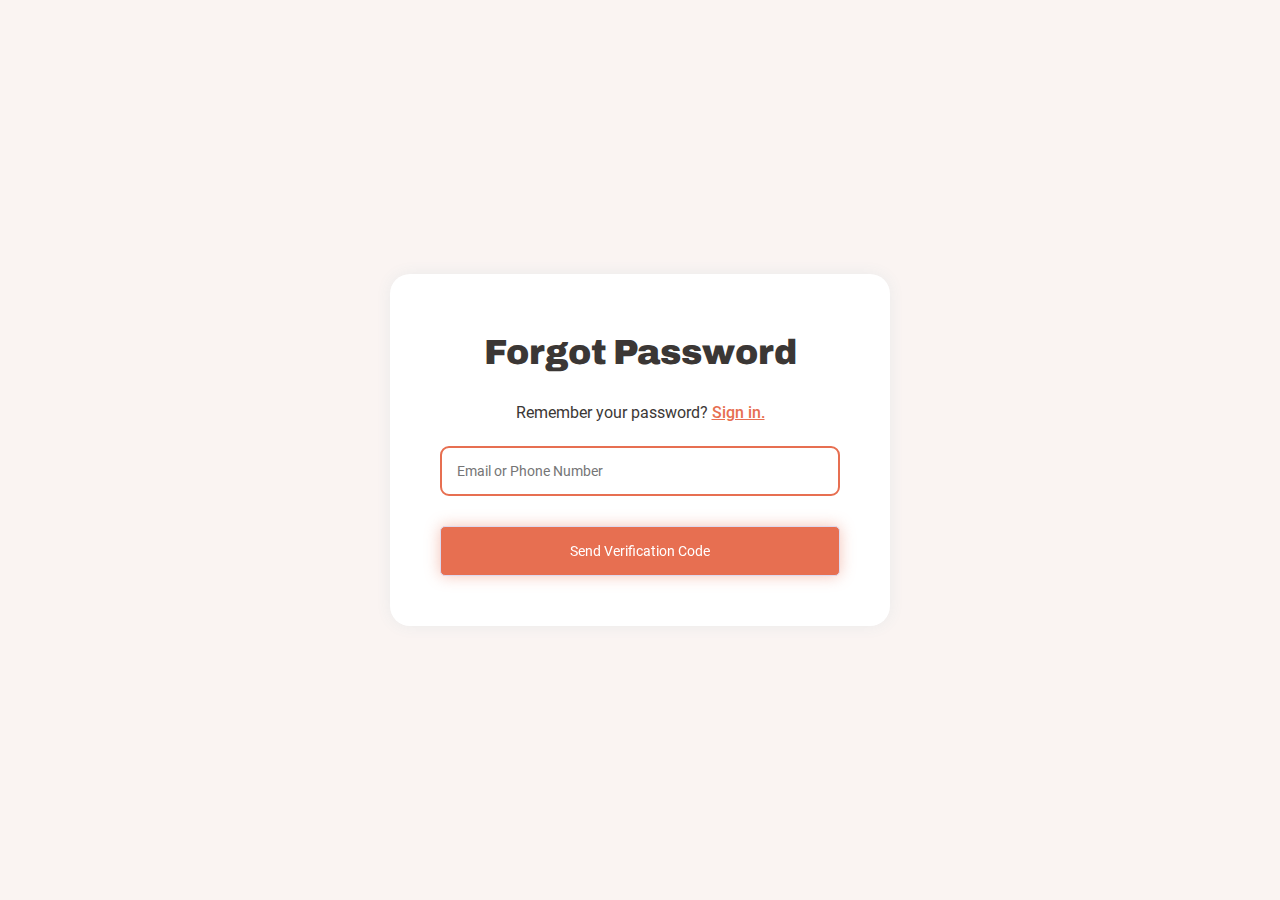
<file: forgot-password.html>
<!DOCTYPE html>
<html lang="en">
  <head>
    <meta charset="UTF-8" />
    <meta name="viewport" content="width=device-width, initial-scale=1.0" />
    <title>CampingWeb | Forgot Password</title>
    <link rel="icon" type="image/png" href="images/app-icon.png" />
    <link rel="stylesheet" href="styles/app.css" />
    <link
      rel="stylesheet"
      href="https://cdnjs.cloudflare.com/ajax/libs/font-awesome/5.15.4/css/all.min.css" />
  </head>
  <body>
    <div class="container signin">
      <div class="wrapper-signin wrapper-signup">
        <form action="#" id="forgotPasswordForm" class="signin-form">
          <h1 class="signin-form__title">Forgot Password</h1>
          <p class="signin-form__account">
            Remember your password?
            <a href="signin.html" class="link-Signup">Sign in.</a>
          </p>
          <div class="wrapper-input">
            <input
              type="text"
              id="identifier"
              name="identifier"
              placeholder="Email or Phone Number"
              required
              pattern="^([^\s@]+@[^\s@]+\.[^\s@]+|[0-9]{10,15})$"
              title="Enter a valid email or phone number."
              autofocus />
            <input type="submit" value="Send Verification Code" />
          </div>
        </form>
      </div>
    </div>
    <script src="scripts/app.js"></script>
  </body>
</html>
</file>
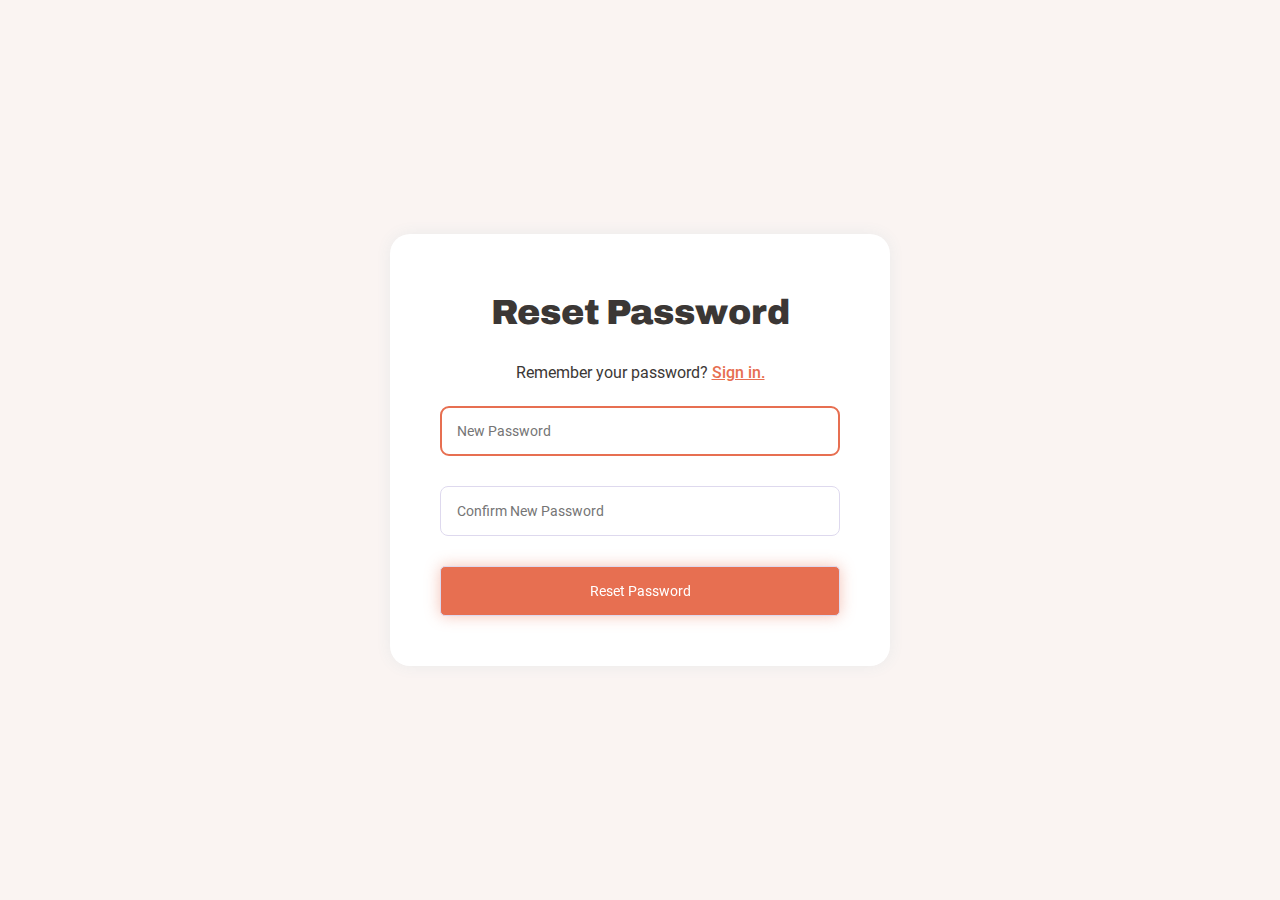
<file: reset-password.html>
<!DOCTYPE html>
<html lang="en">
  <head>
    <meta charset="UTF-8" />
    <meta name="viewport" content="width=device-width, initial-scale=1.0" />
    <title>CampingWeb | Reset Password</title>
    <link rel="icon" type="image/png" href="images/app-icon.png" />
    <link rel="stylesheet" href="styles/app.css" />
    <link
      rel="stylesheet"
      href="https://cdnjs.cloudflare.com/ajax/libs/font-awesome/5.15.4/css/all.min.css" />
  </head>
  <body>
    <div class="container signin">
      <div class="wrapper-signin wrapper-signup">
        <form action="#" id="resetPasswordForm" class="signin-form">
          <h1 class="signin-form__title">Reset Password</h1>
          <p class="signin-form__account">
            Remember your password?
            <a href="signin.html" class="link-Signup">Sign in.</a>
          </p>
          <div class="wrapper-input">
            <input
              type="password"
              name="new_password"
              placeholder="New Password"
              required
              maxlength="8"
              autofocus />
            <input
              type="password"
              name="confirm_password"
              placeholder="Confirm New Password"
              required
              maxlength="8" />
            <input type="submit" value="Reset Password" />
          </div>
        </form>
      </div>
    </div>
    <script src="scripts/app.js"></script>
  </body>
</html>
</file>
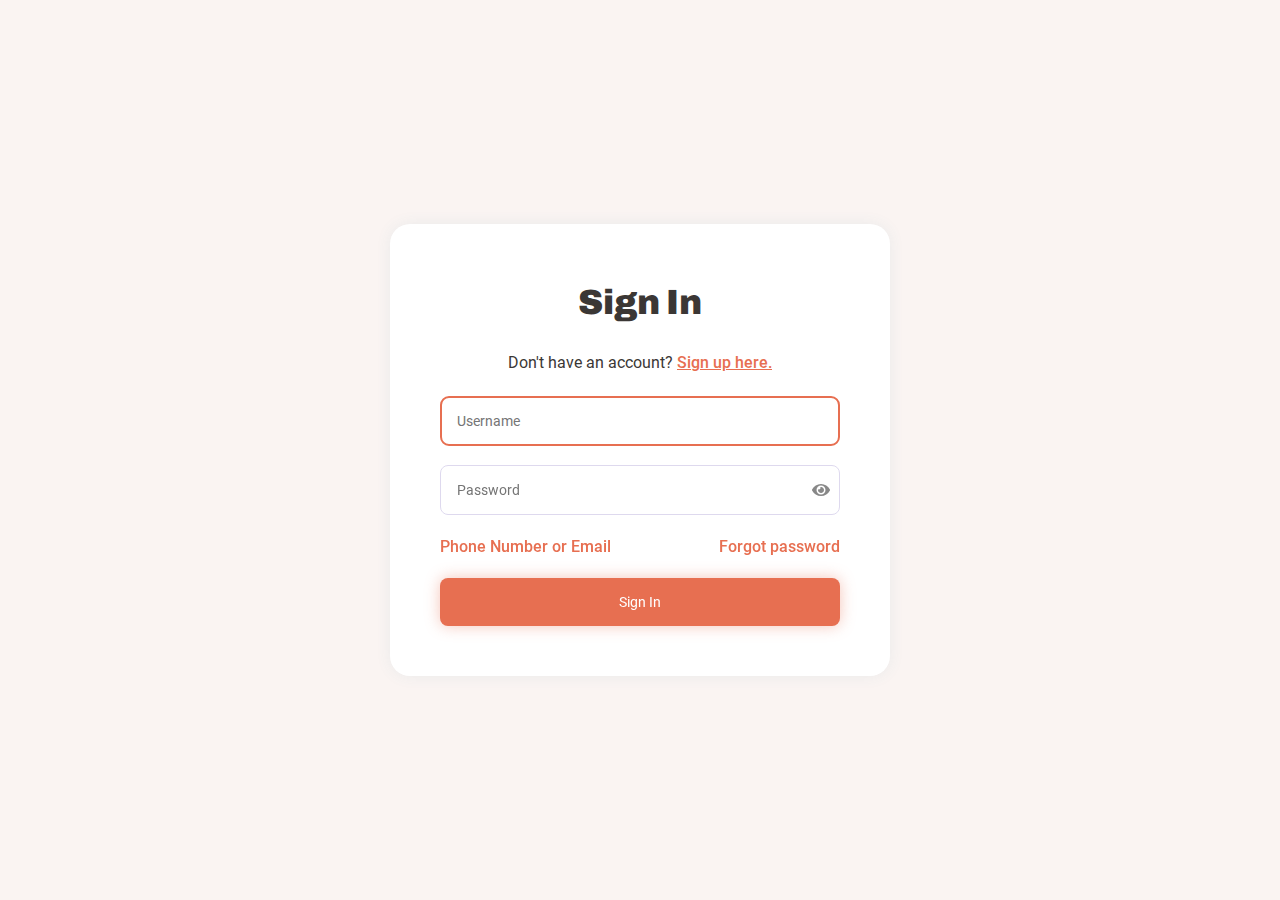
<file: signin.html>
<!DOCTYPE html>
<html lang="en">
  <head>
    <meta charset="UTF-8" />
    <meta name="viewport" content="width=device-width, initial-scale=1.0" />
    <title>CampingWeb | SignIn</title>
    <link rel="icon" type="image/png" href="images/app-icon.png" />
    <link rel="stylesheet" href="styles/app.css" />
    <link
      rel="stylesheet"
      href="https://cdnjs.cloudflare.com/ajax/libs/font-awesome/5.15.4/css/all.min.css" />
  </head>
  <body>
    <div class="container signin">
      <div class="wrapper-signin">
        <form action="#" class="signin-form" method="POST">
          <h1 class="signin-form__title">Sign In</h1>
          <p class="signin-form__account">
            Don't have an account?
            <a href="signup.html" class="link-Signup">Sign up here.</a>
          </p>
          <div class="wrapper-input__step1">
            <!-- Username input -->
            <input
              type="text"
              name="username"
              placeholder="Username"
              required
              autofocus
              pattern="^[A-Za-z0-9_]{3,20}$"
              title="Username must be 3-20 characters long and can only contain letters, numbers, and underscores." />

            <!-- Password input with eye icon -->
            <div class="password-container">
              <input
                type="password"
                name="password"
                placeholder="Password"
                required
                maxlength="8"
                pattern="^(?=.*[a-z])(?=.*[A-Z])(?=.*\d)(?=.*[!@$%^&*])[A-Za-z\d!@$%^&*]{8,}$"
                title="Password must be at least 8 characters long, with at least one uppercase letter, one lowercase letter, one number, and one special character." />
              <i
                class="eye-icon fas fa-eye"
                onclick="togglePasswordVisibility()"></i>
            </div>


            <div class="signin-form__Forgot">
              <a href="signin_step1.html" class="link-forgot">Phone Number or Email</a>
              <a href="forgot-password.html" class="link-forgot">Forgot password</a>
            </div>

            <input type="submit" value="Sign In" />
          </div>
        </form>
      </div>
    </div>

    <script>
      // Password Visibility Toggle Function
      function togglePasswordVisibility() {
        const passwordInput = document.querySelector('input[name="password"]');
        const eyeIcon = document.querySelector(".eye-icon");

        // Toggle the type of password field between password and text
        if (passwordInput.type === "password") {
          passwordInput.type = "text"; // Show the password
          eyeIcon.classList.remove("fa-eye"); // Change the icon to "eye-slash"
          eyeIcon.classList.add("fa-eye-slash");
        } else {
          passwordInput.type = "password"; // Hide the password
          eyeIcon.classList.remove("fa-eye-slash"); // Change the icon back to "eye"
          eyeIcon.classList.add("fa-eye");
        }
      }
    </script>
  </body>
</html>
</file>
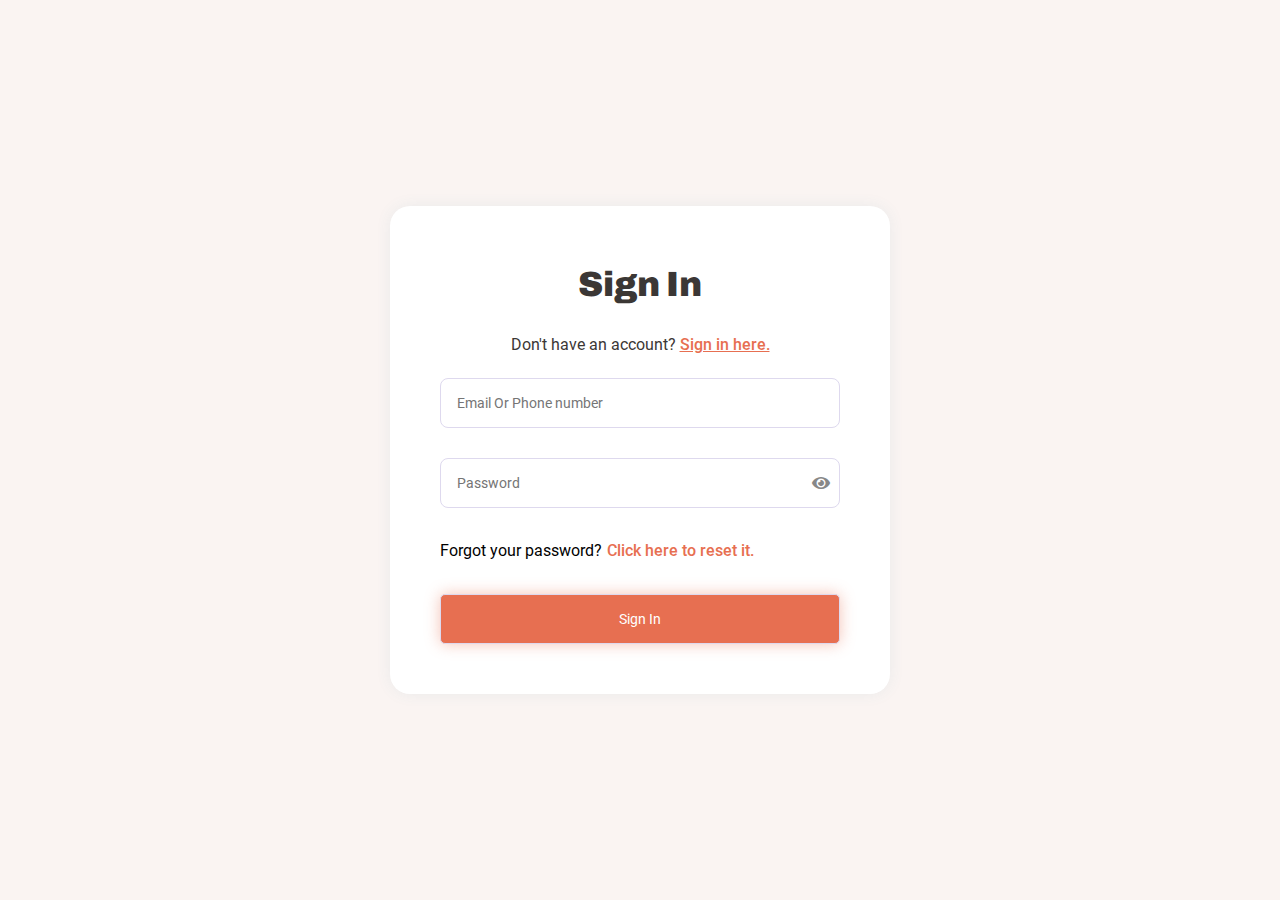
<file: signin_step1.html>
<!DOCTYPE html>
<html lang="en">
  <head>
    <meta charset="UTF-8" />
    <meta name="viewport" content="width=device-width, initial-scale=1.0" />
    <title>CampingWeb | SignIn</title>
    <link rel="icon" type="image/png" href="images/app-icon.png" />
    <link rel="stylesheet" href="styles/app.css" />
    <link
      rel="stylesheet"
      href="https://cdnjs.cloudflare.com/ajax/libs/font-awesome/5.15.4/css/all.min.css" />
  </head>
  <body>
    <div class="container signin">
      <div class="wrapper-signin">
        <form action="#" class="signin-form" method="POST">
          <h1 class="signin-form__title">Sign In</h1>
          <p class="signin-form__account">
            Don't have an account?
            <a href="signin.html" class="link-Signup">Sign in here.</a>
          </p>
          <div class="wrapper-input">
            <!-- Username input -->
            <input
              type="text"
              id="identifier"
              name="identifier"
              placeholder="Email Or Phone number"
              required
              pattern="^([^\s@]+@[^\s@]+\.[^\s@]+|[0-9]{10,15})$"
              title="Enter a valid email or phone number." />

            <!-- Password input with eye icon -->
            <div class="password-container">
              <input
                type="password"
                name="password"
                placeholder="Password"
                required
                maxlength="8"
                pattern="^(?=.*[a-z])(?=.*[A-Z])(?=.*\d)(?=.*[!@$%^&*])[A-Za-z\d!@$%^&*]{8,}$"
                title="Password must be at least 8 characters long, with at least one uppercase letter, one lowercase letter, one number, and one special character." />
              <i
                class="eye-icon fas fa-eye"
                onclick="togglePasswordVisibility()"></i>
            </div>

            <p class="signin-form__Forgot-step1">
              Forgot your password?
              <a href="forgot-password.html" class="link-forgot"
                >Click here to reset it.</a
              >
            </p>

            <input type="submit" value="Sign In" />
          </div>
        </form>
      </div>
    </div>

    <script>
      // Password Visibility Toggle Function
      function togglePasswordVisibility() {
        const passwordInput = document.querySelector('input[name="password"]');
        const eyeIcon = document.querySelector(".eye-icon");

        // Toggle the type of password field between password and text
        if (passwordInput.type === "password") {
          passwordInput.type = "text"; // Show the password
          eyeIcon.classList.remove("fa-eye"); // Change the icon to "eye-slash"
          eyeIcon.classList.add("fa-eye-slash");
        } else {
          passwordInput.type = "password"; // Hide the password
          eyeIcon.classList.remove("fa-eye-slash"); // Change the icon back to "eye"
          eyeIcon.classList.add("fa-eye");
        }
      }
    </script>
  </body>
</html>
</file>
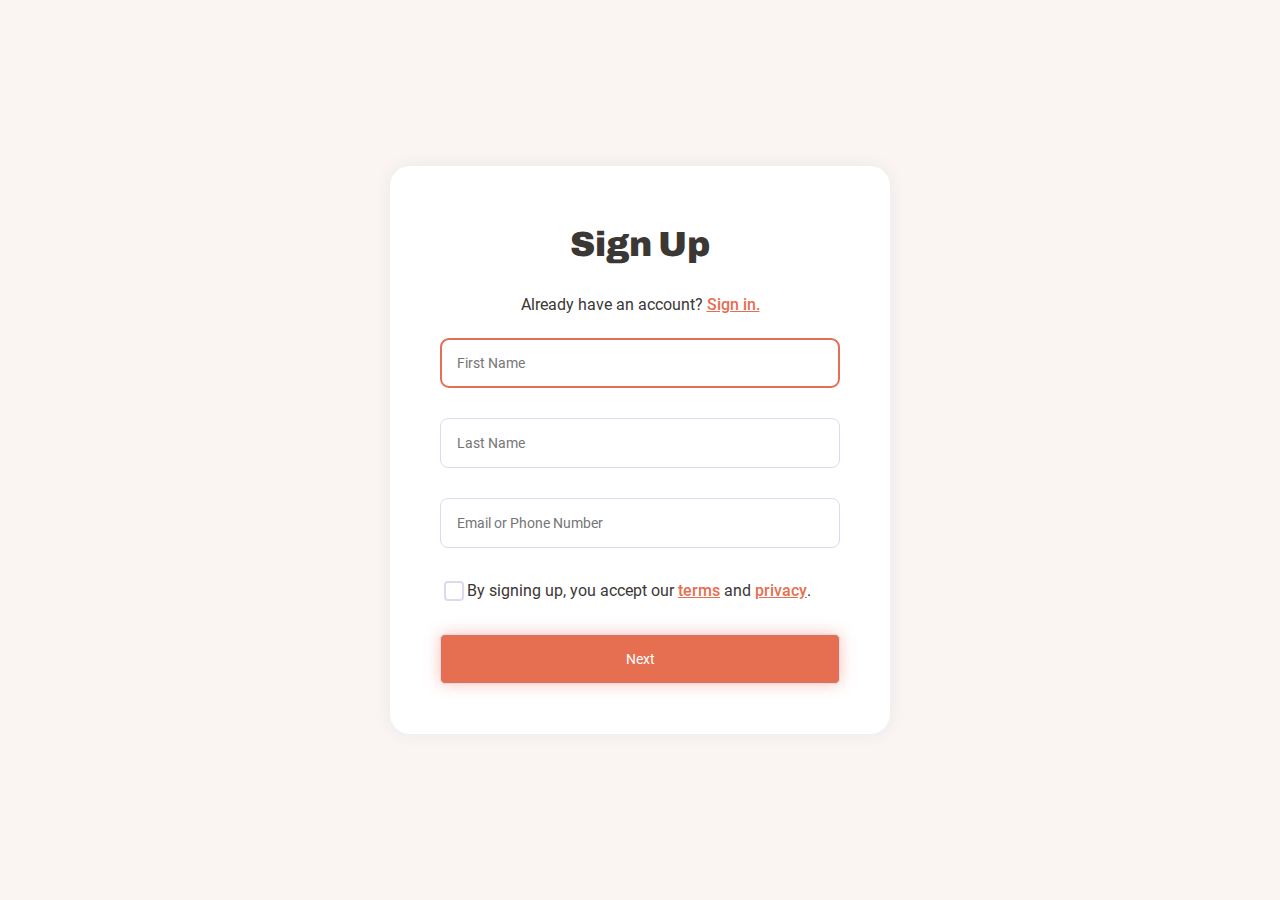
<file: signup.html>
<!DOCTYPE html>
<html lang="en">
  <head>
    <meta charset="UTF-8" />
    <meta name="viewport" content="width=device-width, initial-scale=1.0" />
    <title>CampingWeb | SignUp</title>
    <link rel="icon" type="image/png" href="images/app-icon.png" />
    <link rel="stylesheet" href="styles/app.css" />
    <link
      rel="stylesheet"
      href="https://cdnjs.cloudflare.com/ajax/libs/font-awesome/5.15.4/css/all.min.css" />
  </head>
  <body>
    <div class="container signin">
      <div class="wrapper-signin wrapper-sp">
        <form
          action="signup_step1.html"
          method="GET"
          id="signupForm"
          class="signin-form">
          <h1 class="signin-form__title">Sign Up</h1>
          <p class="signin-form__account">
            Already have an account?
            <a href="signin.html" class="link-Signup">Sign in.</a>
          </p>
          <div class="wrapper-input">
            <!-- First and Last Name Inputs -->
            <input
              type="text"
              name="first_name"
              placeholder="First Name"
              required
              autofocus />

            <input
              type="text"
              name="last_name"
              placeholder="Last Name"
              required />

            <!-- Email or Phone Number -->
            <input
              type="text"
              id="identifier"
              name="identifier"
              placeholder="Email or Phone Number"
              required
              pattern="^([^\s@]+@[^\s@]+\.[^\s@]+|[0-9]{10,15})$"
              title="Enter a valid email or phone number." />

            <!-- Terms and privacy agreement -->
            <div class="terms-container">
              <input type="checkbox" name="accept" id="accept_rules" required />
              <label for="accept_rules" class="signin-form__lbl">
                By signing up, you accept our
                <a href="#" class="lbl-link">terms</a> and
                <a href="#" class="lbl-link">privacy</a>.
              </label>
            </div>

            <!-- Next Button -->
            <input type="submit" value="Next" />
          </div>
        </form>
      </div>
    </div>
    <script src="scripts/app.js"></script>
  </body>
</html>
</file>
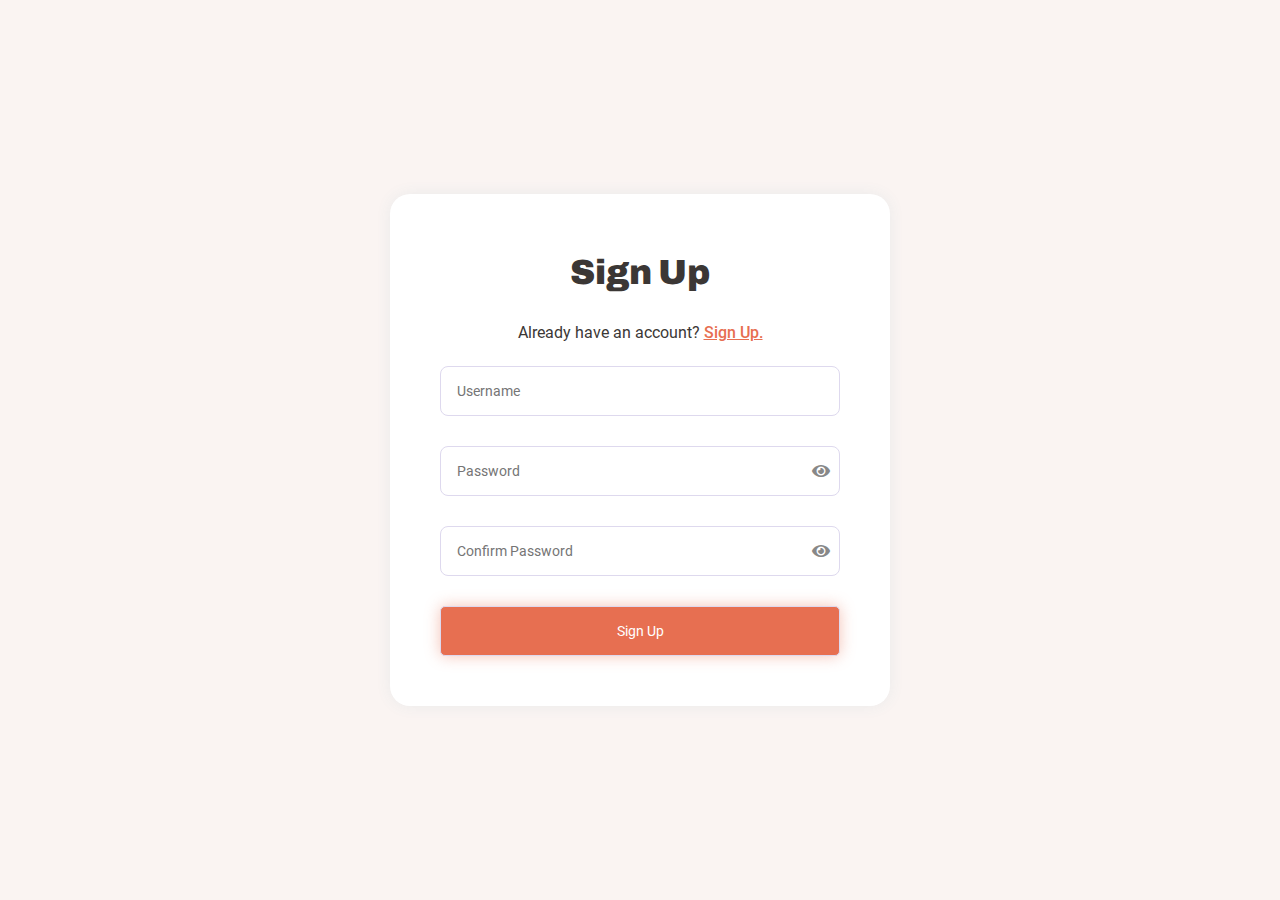
<file: signup_step1.html>
<!DOCTYPE html>
<html lang="en">
  <head>
    <meta charset="UTF-8" />
    <meta name="viewport" content="width=device-width, initial-scale=1.0" />
    <title>CampingWeb | SignUp</title>
    <link rel="icon" type="image/png" href="images/app-icon.png" />
    <link rel="stylesheet" href="styles/app.css" />
    <link
      rel="stylesheet"
      href="https://cdnjs.cloudflare.com/ajax/libs/font-awesome/5.15.4/css/all.min.css" />
  </head>
  <body>
    <div class="container signin">
      <div class="wrapper-signin wrapper-sp">
        <form action="#" id="signupForm" class="signin-form">
          <h1 class="signin-form__title">Sign Up</h1>
          <p class="signin-form__account">
            Already have an account?
            <a href="signup.html" class="link-Signup">Sign Up.</a>
          </p>
          <div class="wrapper-input">
            <!-- Username Input -->
            <input
              type="text"
              name="username"
              placeholder="Username"
              required
              minlength="3"
              maxlength="20"
              pattern="^(?!.*\.\.)(?!.*__)(?![_.])[a-zA-Z0-9._]+(?<![_.])$"
              title="Username must be 3-20 characters long and can only contain letters, numbers, dots (.), or underscores (_). It cannot start or end with a dot or underscore." />

            <!-- Password input with eye icon -->
            <div class="password-container">
              <input
                type="password"
                name="password"
                id="password"
                placeholder="Password"
                maxlength="8"
                required
                pattern="^(?=.*[a-z])(?=.*[A-Z])(?=.*\d)(?=.*[$@!%*?&])[A-Za-z\d$@!%*?&]{8,}$"
                title="Password must be at least 8 characters, including uppercase, lowercase, number, and special character." />
              <i
                class="eye-icon fas fa-eye"
                onclick="togglePasswordVisibility('password')"></i>
            </div>

            <!-- Confirm Password input with eye icon -->
            <div class="password-container">
              <input
                type="password"
                name="confirm_password"
                id="confirm_password"
                maxlength="8"
                placeholder="Confirm Password"
                required
                oninput="checkPasswordMatch()" />
              <i
                class="eye-icon fas fa-eye"
                onclick="togglePasswordVisibility('confirm_password')"></i>
            </div>

            <!-- Sign Up Button -->
            <input type="submit" value="Sign Up" />
          </div>
        </form>
      </div>
    </div>

    <script>
      // Toggle password visibility for specific field
      function togglePasswordVisibility(field) {
        const inputField = document.getElementById(field);
        const eyeIcon = inputField.nextElementSibling;

        if (inputField.type === "password") {
          inputField.type = "text";
          eyeIcon.classList.remove("fa-eye");
          eyeIcon.classList.add("fa-eye-slash");
        } else {
          inputField.type = "password";
          eyeIcon.classList.remove("fa-eye-slash");
          eyeIcon.classList.add("fa-eye");
        }
      }

      // Check if passwords match
      function checkPasswordMatch() {
        const password = document.getElementById("password");
        const confirmPassword = document.getElementById("confirm_password");
        if (password.value !== confirmPassword.value) {
          confirmPassword.setCustomValidity("Passwords don't match");
        } else {
          confirmPassword.setCustomValidity("");
        }
      }
    </script>
  </body>
</html>
</file>
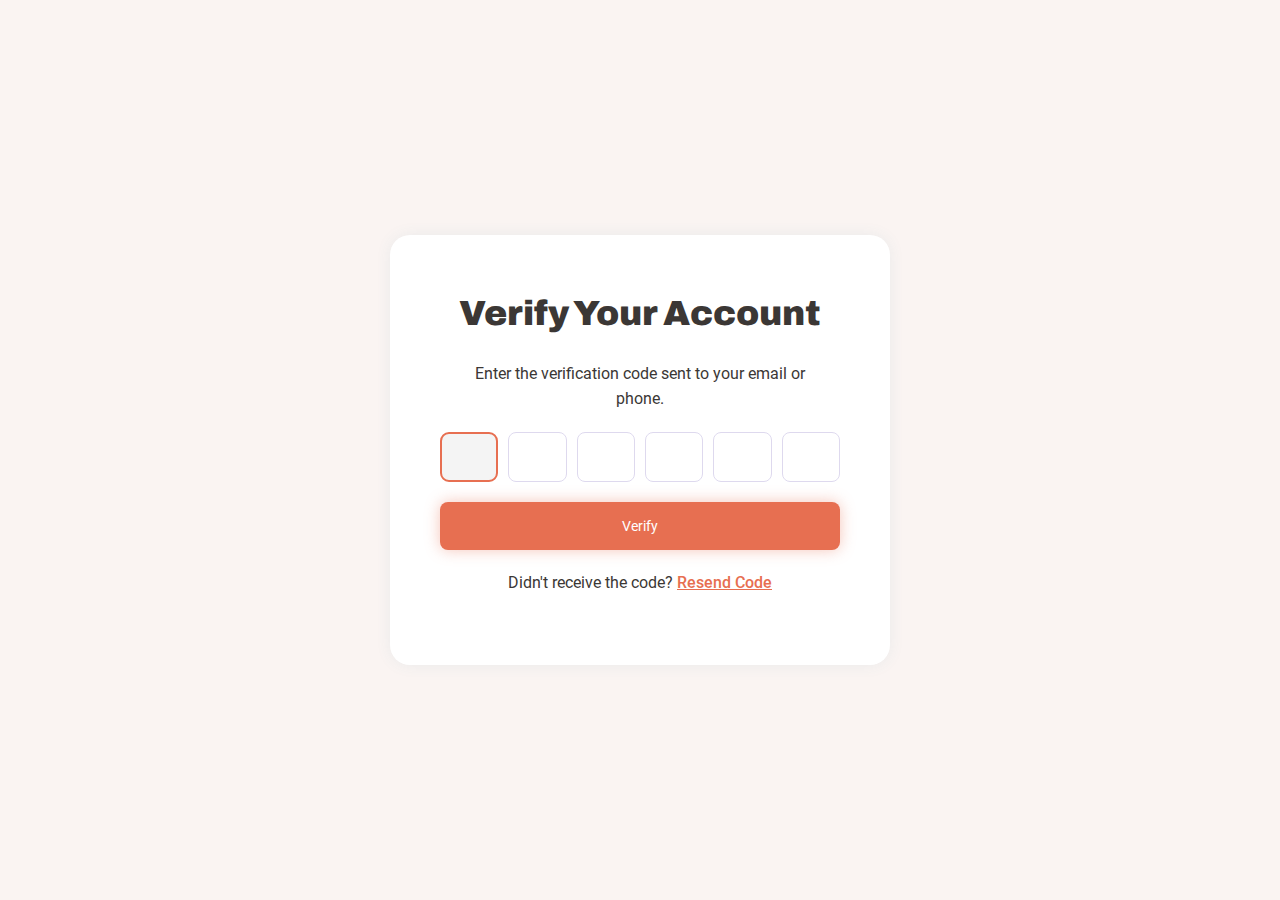
<file: verification.html>
<!DOCTYPE html>
<html lang="en">
  <head>
    <meta charset="UTF-8" />
    <meta name="viewport" content="width=device-width, initial-scale=1.0" />
    <title>Verify Your Account</title>
    <link rel="icon" type="image/png" href="images/app-icon.png" />
    <link rel="stylesheet" href="styles/app.css" />
  </head>
  <body>
    <div class="container signin">
      <div class="wrapper-signin">
        <h1 class="signin-form__title">Verify Your Account</h1>
        <p class="signin-form__account">
          Enter the verification code sent to your email or phone.
        </p>
        <form action="#" id="verifyForm" class="signin-form">
          <div class="verification-container">
            <div class="verification-inputs">
              <input
                type="text"
                maxlength="1"
                id="code1"
                class="code-input"
                oninput="moveFocus(event, 1)"
                autofocus />
              <input
                type="text"
                maxlength="1"
                id="code2"
                class="code-input"
                oninput="moveFocus(event, 2)" />
              <input
                type="text"
                maxlength="1"
                id="code3"
                class="code-input"
                oninput="moveFocus(event, 3)" />
              <input
                type="text"
                maxlength="1"
                id="code4"
                class="code-input"
                oninput="moveFocus(event, 4)" />
              <input
                type="text"
                maxlength="1"
                id="code5"
                class="code-input"
                oninput="moveFocus(event, 5)" />
              <input
                type="text"
                maxlength="1"
                id="code6"
                class="code-input"
                oninput="moveFocus(event, 6)" />
            </div>
          </div>
          <input type="submit" value="Verify" />
        </form>
        <p class="signin-form__account">
          Didn't receive the code?
          <a href="#" class="link-Signup">Resend Code</a>
        </p>
      </div>
    </div>
    <script src="scripts/app.js"></script>
  </body>
</html>
</file>
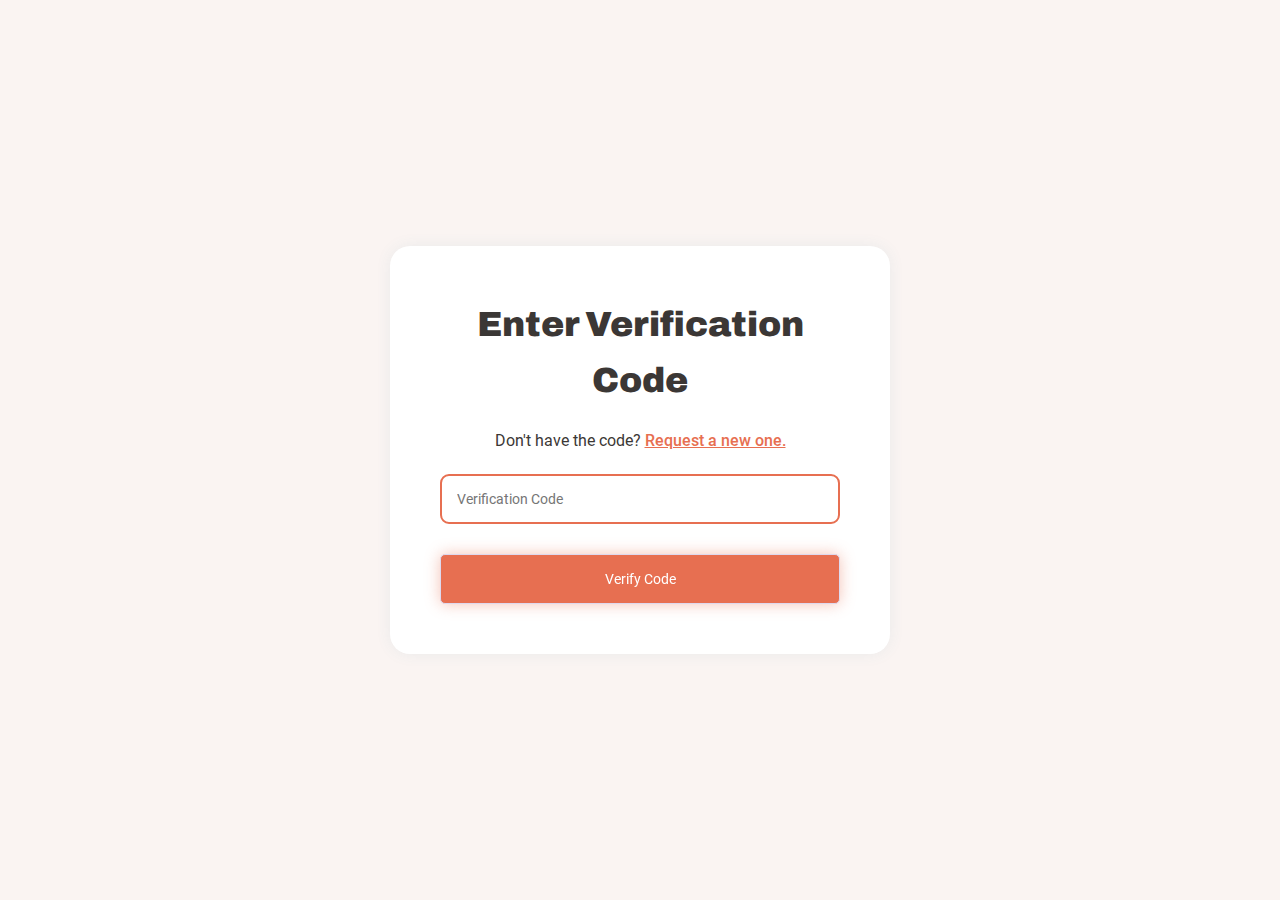
<file: verify-code.html>
<!DOCTYPE html>
<html lang="en">
  <head>
    <meta charset="UTF-8" />
    <meta name="viewport" content="width=device-width, initial-scale=1.0" />
    <title>CampingWeb | Enter Verification Code</title>
    <link rel="icon" type="image/png" href="images/app-icon.png" />
    <link rel="stylesheet" href="styles/app.css" />
    <link
      rel="stylesheet"
      href="https://cdnjs.cloudflare.com/ajax/libs/font-awesome/5.15.4/css/all.min.css" />
  </head>
  <body>
    <div class="container signin">
      <div class="wrapper-signin wrapper-signup">
        <form action="#" id="verifyCodeForm" class="signin-form">
          <h1 class="signin-form__title">Enter Verification Code</h1>
          <p class="signin-form__account">
            Don't have the code?
            <a href="forgot-password.html" class="link-Signup"
              >Request a new one.</a
            >
          </p>
          <div class="wrapper-input">
            <input
              type="text"
              name="verification_code"
              placeholder="Verification Code"
              maxlength="6"
              required
              autofocus />
            <input type="submit" value="Verify Code" />
          </div>
        </form>
      </div>
    </div>
    <script src="scripts/app.js"></script>
  </body>
</html>
</file>
<file: styles/app.css>
/* 

  ==============
    Reset Css
  ==============

*/
a,abbr,acronym,address,applet,article,aside,audio,b,big,blockquote,body,canvas,caption,center,cite,code,dd,del,details,dfn,div,dl,dt,em,embed,fieldset,figcaption,figure,footer,form,h1,h2,h3,h4,h5,h6,header,hgroup,html,i,iframe,img,ins,kbd,label,legend,li,mark,menu,nav,object,ol,output,p,pre,q,ruby,s,samp,section,small,span,strike,strong,sub,summary,sup,table,tbody,td,tfoot,th,thead,time,tr,tt,u,ul,var,video {
	margin: 0;
	padding: 0;
	border: 0;
	font-size: 100%;
	font: inherit;
	vertical-align: baseline;
}

article,aside,details,figcaption,figure,footer,header,hgroup,menu,nav,section {
	display: block;
}

body {
	line-height: 1;
}

ol,ul {
	list-style: none;
}

blockquote,q {
	quotes: none;
}

blockquote:after,blockquote:before,q:after,q:before {
	content: '';
	content: none;
}

table {
	border-collapse: collapse;
	border-spacing: 0;
}

a {
	text-decoration: none;
}

/* 

  ============
    Font Face
  ============

*/
@font-face {
	font-family: Roboto;
	src: url("../fonts/Roboto/Roboto-Regular.ttf") format("truetype")
}

@font-face {
	font-family:"Roboto Medium";src:url("../fonts/Roboto/Roboto-Medium.ttf") format("truetype")
}

@font-face {
	font-family:"Archivo Black";src:url("../fonts/Archivo/Archivo-Black.ttf") format("truetype")
}

/* 

  ==============
    App Stayle
  ==============

*/
.container {
	width: 100%;
	padding-right: 1.5rem;
	padding-left: 1.5rem;
	margin-right: auto;
	margin-left: auto;
	position: relative;
}

:root {
	--primary-color: #E76F51;
	--secondary-color: #F8E1DB;
	--white: #fff;
	--grey: #D2D2D2;
	--dark: #3B3735;
	--app-bg: #FAF4F2;
	--primary-font: "Roboto",Arial,Helvetica,sans-serif;
	--primary-font-md: "Roboto Medium",Arial,Helvetica,sans-serif;
	--secondary-font: "Archivo Black",Arial,Helvetica,sans-serif
}

html {
	-webkit-box-sizing: border-box;
	box-sizing: border-box;
	font-size: 62.5%;
	scroll-behavior: smooth;
}

*,:after,:before {
	-webkit-box-sizing: inherit;
	box-sizing: inherit;
}

body {
	line-height: 1.6;
	font-size: 1.6rem;
	font-family: var(--primary-font);
	background-color: var(--app-bg);
	overflow-x: hidden;
}

h1::selection,
h2::selection,
h3::selection,
p::selection,
a::selection,
span::selection,
img::selection {
	background-color: var(--primary-color);
}

/*

  =================
      Compoonet
  =================

*/
.btn {
	border-radius: 10rem;
	color: var(--white);
	background-color: var(--dark);
	width: 18rem;
	height: 5rem;
	display: -webkit-box;
	display: -ms-flexbox;
	display: flex;
	-webkit-box-pack: center;
	-ms-flex-pack: center;
	justify-content: center;
	-webkit-box-align: center;
	-ms-flex-align: center;
	align-items: center;
	margin-right: auto;
	margin-left: auto;
	font-family: var(--primary-font-md);
}

.btn:hover {
    background-color: #e86747;
    letter-spacing: 0.1rem;
}

/*   --Header--   */
.header {
	background: -webkit-gradient(linear,left top,left bottom,from(rgba(59,55,53,.5)),to(rgba(59,55,53,.5))),url("../images/header-bg.jpg");
	background: -o-linear-gradient(rgba(59,55,53,.5),rgba(59,55,53,.5)),url("../images/header-bg.jpg");
	background: linear-gradient(rgba(59,55,53,.5),rgba(59,55,53,.5)),url("../images/header-bg.jpg");
	background-position: center;
	background-size: cover;
	min-height: 80rem;
	border-bottom-left-radius: 10rem;
	border-bottom-right-radius: 10rem;
}

/* 

  =======
    Nav 
  =======

*/
.nav {
	display: -webkit-box;
	display: -ms-flexbox;
	display: flex;
	-webkit-box-pack: justify;
	-ms-flex-pack: justify;
	justify-content: space-between;
	-webkit-box-align: center;
	-ms-flex-align: center;
	align-items: center;
	padding: 5rem 0;
}

.nav__wrapper {
	display: -webkit-box;
	display: -ms-flexbox;
	display: flex;
	-webkit-box-align: center;
	-ms-flex-align: center;
	align-items: center;
}

/* 

  ===========
    App Logo
  ===========

*/
.app-logo {
	display: block;
	width: 5.5rem;
	height: 5.5rem;
	margin-right: 4rem;
}

.app-logo__img {
	width: 100%;
	height: 100%;
}

/* 

  ======================
    Main Menu (Desktop)
  ======================

*/
.menu {
	display: none;
}

.menu__item {
	margin-right: 1.5rem;
}

.menu__link {
	color: var(--grey);
	-webkit-transition: color .1s ease-in;
	-o-transition: color .1s ease-in;
	transition: color .1s ease-in;
}

.menu__link:hover {
	color: var(--white);
}

.menu__link--active {
	color: var(--white);
	position: relative;
	z-index: 1;
}

.menu__link--active::before {
	content: ' ';
	position: absolute;
	right: 0;
	left: 0;
	top: 7px;
	width: 4rem;
	height: .3rem;
	border-radius: 10rem;
	background-color: var(--primary-color);
	-webkit-transform: rotate(45deg);
	-ms-transform: rotate(45deg);
	transform: rotate(45deg);
	z-index: -1;
	margin: 0 auto;
}

.menu__link:hover {
    color: var(--white);
    -webkit-transition: all 200ms ease-in 50ms;
    -o-transition: all 200ms ease-in 50ms;
    transition: all 200ms ease-in 50ms;
}
 
/* 

  ==================
    Navigatin Mneu
  ==================

*/
.nav-menu {
	position: fixed;
	top: 0;
	left: -25rem;
	bottom: 0;
	width: 25rem;
	background-color: var(--dark);
	padding: 2.5rem;
	-webkit-transition: all 250ms ease-in-out;
	-o-transition: all 250ms ease-in-out;
	transition: all 250ms ease-in-out;
	z-index: 100;
}

.nav-menu--open {
	left: 0;
}

.nav-menu__title {
    color: var(--primary-color);
    font-size: 1.7rem;
    font-family: var(--secondary-font);
    word-spacing: 0.5rem;
    letter-spacing: 0.1rem;
    margin-bottom: 2rem;
    border-bottom: 1px solid var(--primary-color);
    padding-bottom: 1rem;
    text-align: center;
}

/* 

  ===============
    Mobaile Menu
  ===============

*/
.mobile-menu {
	margin-bottom: 3rem;
}

.mobile-menu__item {
	margin-bottom: 1rem;
}

.mobile-menu__link {
	color: var(--white);
	position: relative;
	-webkit-transition: all 250ms ease-in-out;
	-o-transition: all 250ms ease-in-out;
	transition: all 250ms ease-in-out;
}

.mobile-menu__link::before {
	content: " ";
	position: absolute;
	left: 0;
	top: 0;
	bottom: 0;
	margin: auto;
	width: 0;
	height: .3rem;
	border-radius: 5rem;
	background-color: var(--primary-color);
	-webkit-transition: all 250ms ease-in-out;
	-o-transition: all 250ms ease-in-out;
	transition: all 250ms ease-in-out;
}

.mobile-menu__link:hover {
	padding-left: 2.2rem;
}

.mobile-menu__link:hover::before {
	width: 1.6rem;
}

/* 

  =============
    Nav Links
  =============

*/
.nav-menu__links {
    font-family: var(--primary-font-md);
	display: -webkit-box;
	display: -ms-flexbox;
	display: flex;;
    gap: 1rem;
}

.nav-menu__link {
    color: var(--white);
    border: 1px solid var(--white);
    display: block;
    padding: 1rem;
    -ms-flex-preferred-size: 50%;
    flex-basis: 50%;
    text-align: center;
    border-radius: 0.4rem;
    -webkit-transition: all 200msease-in 50ms;
    -o-transition: all 200ms ease-in 50ms;
    transition: all 200msease-in 50ms;
}

.nav-menu__link:hover {
    background-color: var(--primary-color);
    border: none;
}

/* 

  =============
    Nav Links
  =============

*/
.nav__links {
	display: none;
}

.nav__link {
	color: var(--white);
	font-family: var(--primary-font-md);
	margin-left: 1.5rem;
}

.nav__link--border {
    border: 1px solid var(--white);
    padding: 1.5rem 4rem;
    border-radius: 10rem;
    text-align: center;
    -webkit-transition: all 200ms ease-in 50ms;
    -o-transition: all 200ms ease-in 50ms;
    transition: all 200ms ease-in 50ms;
}

.nav__link--border:hover {
	background-color: var(--white);
	color: var(--dark);
}

/* 

  ===========
    Nav Btn
  ===========

*/
.nav__btn {
	background-color: var(--white);
	width: 5.5rem;
	height: 5.5rem;
	border-radius: 2rem;
	display: -webkit-box;
	display: -ms-flexbox;
	display: flex;
	-webkit-box-pack: center;
	-ms-flex-pack: center;
	justify-content: center;
	-webkit-box-align: center;
	-ms-flex-align: center;
	align-items: center;
	cursor: pointer;
}

.nav__btn-line {
	display: block;
	width: 3rem;
	height: .3rem;
	border-radius: 2rem;
	background-color: var(--primary-color);
	position: relative;
	-webkit-transition: all 150ms ease-in-out;
	-o-transition: all 150ms ease-in-out;
	transition: all 150ms ease-in-out;
}

.nav__btn-line::after,
.nav__btn-line::before {
	content: ' ';
	position: absolute;
	width: 3rem;
	height: .3rem;
	border-radius: 2rem;
	background-color: var(--primary-color);
	-webkit-transition: all .2s ease-in-out;
	-o-transition: all .2s ease-in-out;
	transition: all .2s ease-in-out;
}

.nav__btn-line::before {
	top: -.8rem;
}

.nav__btn-line::after {
	top: .8rem;
}

.nav__btn--open .nav__btn-line {
	background-color: transparent;
}

.nav__btn--open .nav__btn-line::before {
	-webkit-transform: translateY(8px) rotate(45deg);
	-ms-transform: translateY(8px) rotate(45deg);
	transform: translateY(8px) rotate(45deg);
}

.nav__btn--open .nav__btn-line::after {
	-webkit-transform: translateY(-8px) rotate(-45deg);
	-ms-transform: translateY(-8px) rotate(-45deg);
	transform: translateY(-8px) rotate(-45deg);
}

/* 

  =================
    Header Content
  =================

*/
.header-content {
    text-align: center;
    margin-top: 10rem;
    color: var(--white);
}

.header-content__title {
    font-family: var(--secondary-font);
    font-size: 4.5rem;
    word-spacing: 0.5rem;
    line-height: 1.4;
    max-width: 37rem;
    margin: 0 auto 2rem auto;
}

.header-content__caption {
	font-size: 1.8rem;
	max-width: 35rem;
	margin: 0 auto 2rem auto;
}

.header-content__link {
	background-color: var(--primary-color);
    -webkit-transition: all 200ms ease-in 50ms;
    -o-transition: all 200ms ease-in 50ms;
    transition: all 200ms ease-in 50ms;
}

/*   --Main--   */
.main {
	padding: 4rem 0;
}

/* 

  ============
    Services
  ============

*/
.services {
	margin-top: -20rem;
	display: -webkit-box;
	display: -ms-flexbox;
	display: flex;
	-ms-flex-wrap: wrap;
	flex-wrap: wrap;
	margin-left: -1rem;
	margin-right: -1rem;
}

.service {
	background-color: var(--white);
	width: 30rem;
	height: 26rem;
	border-radius: 2rem;
	text-align: center;
	display: -webkit-box;
	display: -ms-flexbox;
	display: flex;
	-webkit-box-orient: vertical;
	-webkit-box-direction: normal;
	-ms-flex-direction: column;
	flex-direction: column;
	-webkit-box-align: center;
	-ms-flex-align: center;
	align-items: center;
	-webkit-box-pack: center;
	-ms-flex-pack: center;
	justify-content: center;
	padding: 0 2rem;
	color: var(--dark);
	margin-bottom: 2rem;
	-webkit-box-flex: 1;
	-ms-flex-positive: 1;
	flex-grow: 1;
	margin-right: 1rem;
	margin-left: 1rem;
}

.service__img {
	display: block;
}

.service__title {
	font-family: var(--secondary-font);
	font-size: 1.8rem;
	margin: 1.5rem 0 .6rem 0;
}

/* 

  =================
    Destinations
  =================

*/
.destinations {
	text-align: center;
	padding: 10rem 0;
	color: var(--dark);
	position: relative;
}

.destinations::after,
.destinations::before {
	content: "";
	position: absolute;
	width: 60rem;
	height: 60rem;
	background-size: contain;
	background-repeat: no-repeat;
	z-index: -1;
}

.destinations::after {
	background-image: url("../images/svgs/shape1.svg");
	right: -45rem;
	top: -10rem;
}

.destinations::before {
	background-image: url("../images/svgs/shape2.svg");
	left: -45rem;
	bottom: 40rem;
}

.destinations__logo {
	width: 8rem;
	height: 8rem;
}

.destinations__title {
	font-family: var(--secondary-font);
	font-size: 3rem;
	max-width: 36rem;
	margin: 3rem auto;
}

.destinations__places {
	display: -webkit-box;
	display: -ms-flexbox;
	display: flex;
	-ms-flex-wrap: wrap;
	flex-wrap: wrap;
	margin-left: -1rem;
	margin-right: -1rem;
}

.destinations__btn {
    color: var(--primary-color);
    border: 1px solid var(--primary-color);
    background-color: transparent;
    margin-top: 4.5rem;
    -webkit-transition: all 200ms ease-in 50ms;
    -o-transition: all 200ms ease-in 50ms;
    transition: all 200ms ease-in 50ms;
}

.destinations__btn:hover {
	color: var(--app-bg);
	background-color: var(--primary-color);
}

/* 

  =========
    Place
  =========

*/
.place {
	background-color: var(--white);
	border-radius: 2rem;
	padding: 2rem;
	color: var(--dark);
	margin-bottom: 2rem;
	margin-right: 1rem;
	margin-left: 1rem;
	width: 30rem;
	-webkit-box-flex: 1;
	-ms-flex-positive: 1;
	flex-grow: 1;
	overflow: hidden;
}

.place__banner {
	position: relative;
	border-radius: 2rem;
	overflow: hidden;
	height: 18rem;
}

.place__img {
	width: 100%;
	height: 100%;
	-o-object-fit: cover;
	object-fit: cover;
}

.place__like {
	background-color: var(--white);
	display: -webkit-box;
	display: -ms-flexbox;
	display: flex;
	-webkit-box-align: center;
	-ms-flex-align: center;
	align-items: center;
	-webkit-box-pack: center;
	-ms-flex-pack: center;
	justify-content: center;
	position: absolute;
	top: 1.5rem;
	right: 1.5rem;
	width: 4rem;
	height: 4rem;
	border-radius: 1.5rem;
	cursor: pointer;
    z-index: 1;
}

.place__like-icon--fill {
	fill: var(--primary-color);
}

.place__price {
	background-color: var(--white);
	position: absolute;
	bottom: -.8rem;
	left: 0;
	right: 0;
	width: 12rem;
	margin: 0 auto;
	padding: .5rem 2rem;
	border-radius: 1rem;
    z-index: 1;
}

.place__price-text {
	font-family: var(--primary-font-md);
	color: var(--primary-color);
	text-align: center;
}

.place__title {
	font-family: var(--secondary-font);
	margin-top: 3rem;
	margin-bottom: .5rem;
	font-size: 1.8rem;
	white-space: nowrap;
	-o-text-overflow: ellipsis;
	text-overflow: ellipsis;
	overflow: hidden;
}

.place__caption {
	margin-bottom: 3rem;
}

.place__link {
	color: #8d8d8d;
    background-color: rgba(141, 141, 141, 0.1);
    font-family: var(--primary-font-md);
    -webkit-transition: all 200ms ease-in 50ms;
    -o-transition: all 200ms ease-in 50ms;
    transition: all 200ms ease-in 50ms;;
}

.place__link:hover {
    background-color: #8d8d8d;
    color: var(--grey);
}

.place__img--cover {
    position: absolute;
    top: 0;
    left: 0;
    width: 100%;
    height: 100%;
    background: -webkit-gradient(
      linear,
      left top,
      left bottom,
      from(rgba(81, 78, 77, 0.19)),
      to(rgba(80, 76, 74, 0.19))
    );
    background: -o-linear-gradient(
      rgba(81, 78, 77, 0.19),
      rgba(80, 76, 74, 0.19)
    );
    background: linear-gradient(rgba(81, 78, 77, 0.19), rgba(80, 76, 74, 0.19));
    z-index: 1;
    border-radius: 2rem;
}

/* 

  =============
    Newsletter
  =============

*/
.newsletter {
	background-color: var(--secondary-color);
	border-radius: 2rem;
	color: var(--dark);
	text-align: center;
	padding: 3rem 2rem;
	display: -webkit-box;
	display: -ms-flexbox;
	display: flex;
	-webkit-box-orient: vertical;
	-webkit-box-direction: reverse;
	-ms-flex-direction: column-reverse;
	flex-direction: column-reverse;
	margin: 6rem 0;
	position: relative;
	overflow: hidden;
}

.newsletter::before {
	content: "";
	position: absolute;
	top: 15rem;
	bottom: 0;
	left: -15rem;
	right: 0;
	background: url("../images/svgs/shape3.svg") no-repeat;
	width: 50rem;
	height: 50rem;
	background-size: contain;
}

.newsletter__banner,.newsletter__content {
	z-index: 2;
}

.newsletter__title {
	font-family: var(--secondary-font);
	font-size: 3rem;
	margin: 1.5rem auto;;
}

.newsletter__caption {
	font-family: var(--primary-font-md);
}

.newsletter__email-box {
	position: relative;
	background-color: var(--white);
	height: 8rem;
	padding: 0 1.5rem;
	border-radius: 2rem;
	margin-top: 2rem;
}

.newsletter__form {
	height: 100%;
	display: -webkit-box;
	display: -ms-flexbox;
	display: flex;
	-webkit-box-align: center;
	-ms-flex-align: center;
	align-items: center;
}

.newsletter__email-icon {
	-ms-flex-negative: 0;
	flex-shrink: 0;
}

.newsletter__input {
	outline: 0;
	border: none !important;
	height: 100%;
	color: #8d8d8d;
	background-color: var(--white);
	width: 100%;
	padding: 0 1rem;
	font-size: 1.6rem;
}

.newsletter__submit {
	outline: 0;
	border: none;
	background-color: var(--primary-color);
	width: 5rem;
	height: 5rem;
	border-radius: 2rem;
	-ms-flex-negative: 0;
	flex-shrink: 0;
	display: -webkit-box;
	display: -ms-flexbox;
	display: flex;
	-webkit-box-align: center;
	-ms-flex-align: center;
	align-items: center;
	-webkit-box-pack: center;
	-ms-flex-pack: center;
	justify-content: center;
	cursor: pointer;
	-webkit-box-shadow: 0 0 1.5rem rgba(231,111,81,.4);
	box-shadow: 0 0 1.5rem rgba(231,111,81,.4);
}

.newsletter__img {
	width: 100%;
}

/* 

  ==========
    Footer
  ==========

*/
.footer {
	background-color: var(--secondary-color);
	border-top-left-radius: 10rem;
	border-top-right-radius: 10rem;
	color: var(--dark);
	padding-bottom: 5rem;
    margin-top: 10rem;
}

.footer>.container {
	padding-top: 10rem;
}

.footer__title {
	font-family: var(--secondary-font);
	font-size: 1.8rem;
	margin-bottom: 1rem;
}

.footer__scroll {
	width: 5rem;
	height: 5rem;
	background-color: var(--white);
	display: -webkit-box;
	display: -ms-flexbox;
	display: flex;
	-webkit-box-pack: center;
	-ms-flex-pack: center;
	justify-content: center;
	-webkit-box-align: center;
	-ms-flex-align: center;
	align-items: center;
	border-radius: 2rem;
	position: absolute;
	right: 0;
	top: -2.5rem;
	left: 0;
	margin: 0 auto;
	-webkit-box-shadow: 0 0 1rem rgba(59,55,53,.05);
	box-shadow: 0 0 1rem rgba(59,55,53,.05);
}

/* 

  ===============
    Footer Left
  ===============

*/
.footer__left {
	max-width: 60rem;
}

.footer-content {
	margin-bottom: 2rem;
}

.footer-app {
	display: none;
}

/* 

  ===============
    Footer Right
  ===============

*/
.footer__right {
	display: -webkit-box;
	display: -ms-flexbox;
	display: flex;
	-ms-flex-wrap: wrap;
	flex-wrap: wrap;
	margin-bottom: 2rem;
}

.footer-list {
	width: 16rem;
	margin-left: 1rem;
	margin-bottom: 1rem;
}

.footer-pages__link {
	color: var(--dark);
}

.footer-pages__link:hover {
	text-decoration: underline;
}

/* 

  =====================
    Footer App mobile
  =====================

*/
.footer-app--mobile {
	display: block;
}

/* 

  ===============
    Copy Right
  ===============

*/
.copy-right {
    margin-top: 4rem;
}

.footer__copy-right {
    text-align: center;
    font-size: 1.4rem;
    padding-top: 4rem;
}

/* 

  ======================
    Form Sign In (Css)
  ======================

*/
.signin {
	min-height: 100vh;
	display: -webkit-box;
	display: -ms-flexbox;
	display: flex;
	-webkit-box-pack: center;
	-ms-flex-pack: center;
	justify-content: center;
	-webkit-box-align: center;
	-ms-flex-align: center;
	align-items: center;
	justify-content: center;
}

.wrapper-signin {
	background-color: var(--white);
	display: inline;
	border-radius: 2rem;
	text-align: center;
	padding: 5rem;
	-webkit-box-shadow: 0 0 1.5rem rgb(234 234 234);
	box-shadow: 0 0 1.5rem rgb(234 234 234);
	width: 50rem;
}

.wrapper-sp {
	margin: 15rem auto;
}

.signin-form__title {
	font-family: var(--secondary-font);
	font-size: 3.5rem;
	color: var(--dark);
}

.signin-form__account {
	margin: 2rem;
	color: var(--dark);
}

input[type="text"],
input[type="email"],
input[type="password"],
input[type="submit"],
input[type="tel"] {
	font-family: var(--primary-font) !important;
	width: 100%;
	border: 1px solid #ded9ee;
	padding: 1.6rem;
	border-radius: 0.8rem;
	color: var(--dark);
	display: block;
	-webkit-transition: 180ms ease-in border-color;
	-o-transition: 180ms ease-in border-color;
	transition: 180ms ease-in border-color;
	font-family: "Roboto-Regular";
	font-size: 1.4rem;
}

input:focus{
	background-color: var(--white);
	border-color: var(--primary-color) !important;
	outline-color: var(--primary-color) !important;
}

input[type="submit"] {
	background-color: var(--primary-color);
	color: var(--white);
	font-family: var(--primary-font-md);
	border: none;
	outline: none;
	-webkit-box-shadow: 0 0 1.5rem rgba(231, 111, 81, 0.4);
	box-shadow: 0 0 1.5rem rgba(231, 111, 81, 0.4);
	-webkit-transition: all 200ms ease-in 50ms;
	-o-transition: all 200ms ease-in 50ms;
	transition: all 200ms ease-in 50ms;
}

input[type="submit"]:hover {
	letter-spacing: 0.08rem;
	background-color: rgb(231 94 59);
}

.link-Signup,
.link-forgot,
.lbl-link {
	color: var(--primary-color);
	font-family: var(--primary-font-md);
	text-decoration: underline;
	-webkit-transition: all 200ms ease-in 50ms;
	-o-transition: all 200ms ease-in 50ms;
	transition: all 200ms ease-in 50ms;
}

.link-forgot {
	text-decoration: none;
}

.link-Signup:hover,
.link-forgot:hover,
.lbl-link:hover {
	color: rgb(231 94 59);
}

.wrapper-input {
	display: -webkit-box;
	display: -ms-flexbox;
	display: flex;
	-webkit-box-orient: vertical;
	-webkit-box-direction: normal;
	-ms-flex-direction: column;
	flex-direction: column;
	gap: 3rem;
}

.wrapper-input__step1 {
	display: flex;
	flex-direction: column;
	gap: 1.9rem !important;
}

.signin-form__Forgot {
	display: flex;
	justify-content: space-between;
	align-items: center;
	color: var(--dark);
}
.signin-form__Forgot-step1 {
	display: flex;
	align-items: center;
	gap: .5rem;
}

.signin-form__lbl {
	color: var(--dark);
	font-family: var(--primary-font);
}
/* CSS for password container and eye icon */
.password-container {
	position: relative;
}

.eye-icon {
	position: absolute;
	right: 10px;
	top: 50%;
	-webkit-transform: translateY(-50%);
	-ms-transform: translateY(-50%);
	transform: translateY(-50%);
	cursor: pointer;
	font-size: 1.6rem;
	color: #888;
}

.eye-icon:hover {
	color: var(--primary-color);
}

.terms-container {
	display: -webkit-box;
	display: -ms-flexbox;
	display: flex;
	-webkit-box-align: normal;
	-ms-flex-align: normal;
	align-items: normal;
}

.forgot-password {
	display: -webkit-box;
	display: -ms-flexbox;
	display: flex;
	-webkit-box-pack: center;
	-ms-flex-pack: center;
	justify-content: center;
	-webkit-box-align: center;
	-ms-flex-align: center;
	align-items: center;
	height: 100vh;
}

.wrapper-forgot {
	background-color: var(--white);
	padding: 3rem;
	border-radius: 1rem;
	-webkit-box-shadow: 0 0 1.5rem rgb(234 234 234);
	box-shadow: 0 0 1.5rem rgb(234 234 234);
	text-align: center;
	width: 90%;
	max-width: 400px;
}

.forgot-form__title {
	font-family: var(--secondary-font);
	font-size: 2.5rem;
	color: var(--dark);
	margin-bottom: 1rem;
}

.forgot-form__description {
	font-family: var(--primary-font);
	color: var(--dark);
	font-size: 1.4rem;
	margin-bottom: 2rem;
}

.wrapper-input input[type="email"],
.wrapper-input input[type="submit"] {
	width: 100%;
	padding: 1.6rem;
	border: 1px solid #ded9ee;
	border-radius: 0.5rem;
	font-size: 1.4rem;
}

input[type="submit"] {
	background-color: var(--primary-color);
	color: var(--white);
	border: none;
	outline: none;
	cursor: pointer;
}

input[type="submit"]:hover {
	background-color: rgb(231, 94, 59);
}

.forgot-form__back {
	font-family: var(--primary-font);
	color: var(--dark);
	font-size: 1.2rem;
}

.link-back {
	color: var(--primary-color);
	text-decoration: underline;
}

.link-back:hover {
	color: rgb(231, 94, 59);
}

input[type="checkbox"] {
	-webkit-appearance: none;
	-moz-appearance: none;
	appearance: none;
	width: 2rem;
	height: 2rem;
	border: 0.2rem solid #ded9ee;
	border-radius: 0.4rem;
	cursor: pointer;
	-webkit-transition: all 0.3s ease;
	-o-transition: all 0.3s ease;
	transition: all 0.3s ease;
}

input[type="checkbox"]:checked {
	background-color: var(--primary-color);
	border-color: var(--primary-color);
}

input[type="checkbox"]:focus {
	outline: none;
	-webkit-box-shadow: 0 0 0.5rem var(--primary-color);
	box-shadow: 0 0 0.5rem var(--primary-color);
}

input[type="checkbox"]:checked::after {
	content: "✔";
	color: white;
	font-size: 1.2rem;
	display: -webkit-box;
	display: -ms-flexbox;
	display: flex;
	-webkit-box-pack: center;
	-ms-flex-pack: center;
	justify-content: center;
	-webkit-box-align: center;
	-ms-flex-align: center;
	align-items: center;
}

.verification-inputs {
	display: -webkit-box;
	display: -ms-flexbox;
	display: flex;
	gap: 1rem;
	-webkit-box-pack: center;
	-ms-flex-pack: center;
	justify-content: center;
	margin-bottom: 1rem;
}

.code-input {
	height: 5rem;
	margin-bottom: 1rem;
	text-align: center;
	padding: 0.6rem !important;
}

.code-input:focus {
	border-color: var(--primary-color);
	background-color: #f4f4f4;
}

.code-input:focus {
	border-color: var(--primary-color);
	background-color: #f4f4f4;
}

.submit-btn {
	margin-top: 2rem;
	background-color: var(--primary-color);
	color: var(--white);
	font-family: var(--primary-font-md);
	border: none;
	outline: none;
	-webkit-box-shadow: 0 0 1.5rem rgba(231, 111, 81, 0.4);
	box-shadow: 0 0 1.5rem rgba(231, 111, 81, 0.4);
	-webkit-transition: all 200ms ease-in 50ms;
	-o-transition: all 200ms ease-in 50ms;
	transition: all 200ms ease-in 50ms;
}

.submit-btn:hover {
	letter-spacing: 0.08rem;
	background-color: rgb(231 94 59);
}

/* 

  ===================================== 
    Project Responsiv (Media Queries)
  =====================================

*/
@media (max-width:380px) {
    * {
        cursor: default !important;
    }
	.header-content__title {
		font-size: 4rem;
	}

	.destinations__title {
		font-size: 2.4rem;
	}

	.newsletter__title {
		max-width: 16rem;
	}

	.footer {
		text-align: center;
	}

	.footer__right {
		-webkit-box-pack: center;
		-ms-flex-pack: center;
		justify-content: center;
	}

	.footer-list {
		margin-left: 0;
		width: 100%;
	}
}

@media (min-width:576px) {
	.container {
		width: 54rem;
	}

	.body {
		cursor: none;
	}
}

@media (min-width:768px) {
	.container {
		width: 72rem;
	}

	.nav-menu,.nav__btn {
		display: none;
	}

	.menu {
		display: -webkit-box;
		display: -ms-flexbox;
		display: flex;
	}

	.newsletter {
		-webkit-box-orient: horizontal;
		-webkit-box-direction: normal;
		-ms-flex-direction: row;
		flex-direction: row;
		text-align: left;
		-webkit-box-align: center;
		-ms-flex-align: center;
		align-items: center;
	}

	.newsletter__content {
		-ms-flex-preferred-size: 60%;
		flex-basis: 60%;
		padding-right: 2rem;
	}

	.newsletter__banner {
		-ms-flex-preferred-size: 40%;
		flex-basis: 40%;
	}

	.newsletter::before {
		width: auto;
		height: auto;
		top: -5rem;
		left: -40rem;
		background-size: auto;
		background-position: center left;
	}
}

@media (min-width:992px) {
	.container {
		width: 96rem;
	}

    .header-content__title {
        font-size: 5rem;
    }

	.nav__links {
		display: block;
	}

	.header-content__caption {
		max-width: 50rem;
	}

	.newsletter__content {
		padding-right: 4rem;
	}

	.newsletter__title {
		margin-bottom: 0;
	}

	.footer-app {
		display: block;
	}

	.footer-app--mobile {
		display: none;
	}

	.footer__wrapper {
		display: -webkit-box;
		display: -ms-flexbox;
		display: flex;
	}

	.footer__left {
		max-width: 50rem;
	}

	.footer__scroll {
		left: auto;
	}

	.newsletter::before {
		top: -10rem;
		left: -30rem;
	}
}

@media (min-width:1200px) {
	.header-content {
		margin-top: 20rem;
	}

	.container {
		width: 114rem;
	}

	.header {
		min-height: 105rem;
	}

	.newsletter {
		-webkit-box-pack: justify;
		-ms-flex-pack: justify;
		justify-content: space-between;
	}

	.newsletter__content {
		-ms-flex-preferred-size: auto;
		flex-basis: auto;
		width: 60rem;
	}

	.newsletter__banner {
		-ms-flex-preferred-size: auto;
		flex-basis: auto;
		width: 42rem;
	}

	.footer__wrapper {
		-webkit-box-pack: justify;
		-ms-flex-pack: justify;
		justify-content: space-between;
	}

	.footer-list {
		margin-bottom: 0;
		margin-left: 2rem;
	}

	.newsletter::before {
		top: -15rem;
		left: -15rem;
	}
}

@media (min-width:1400px) {
	.container {
		width: 137rem;
	}

	.newsletter {
		padding: 3rem 6rem;
	}
}
</file>
